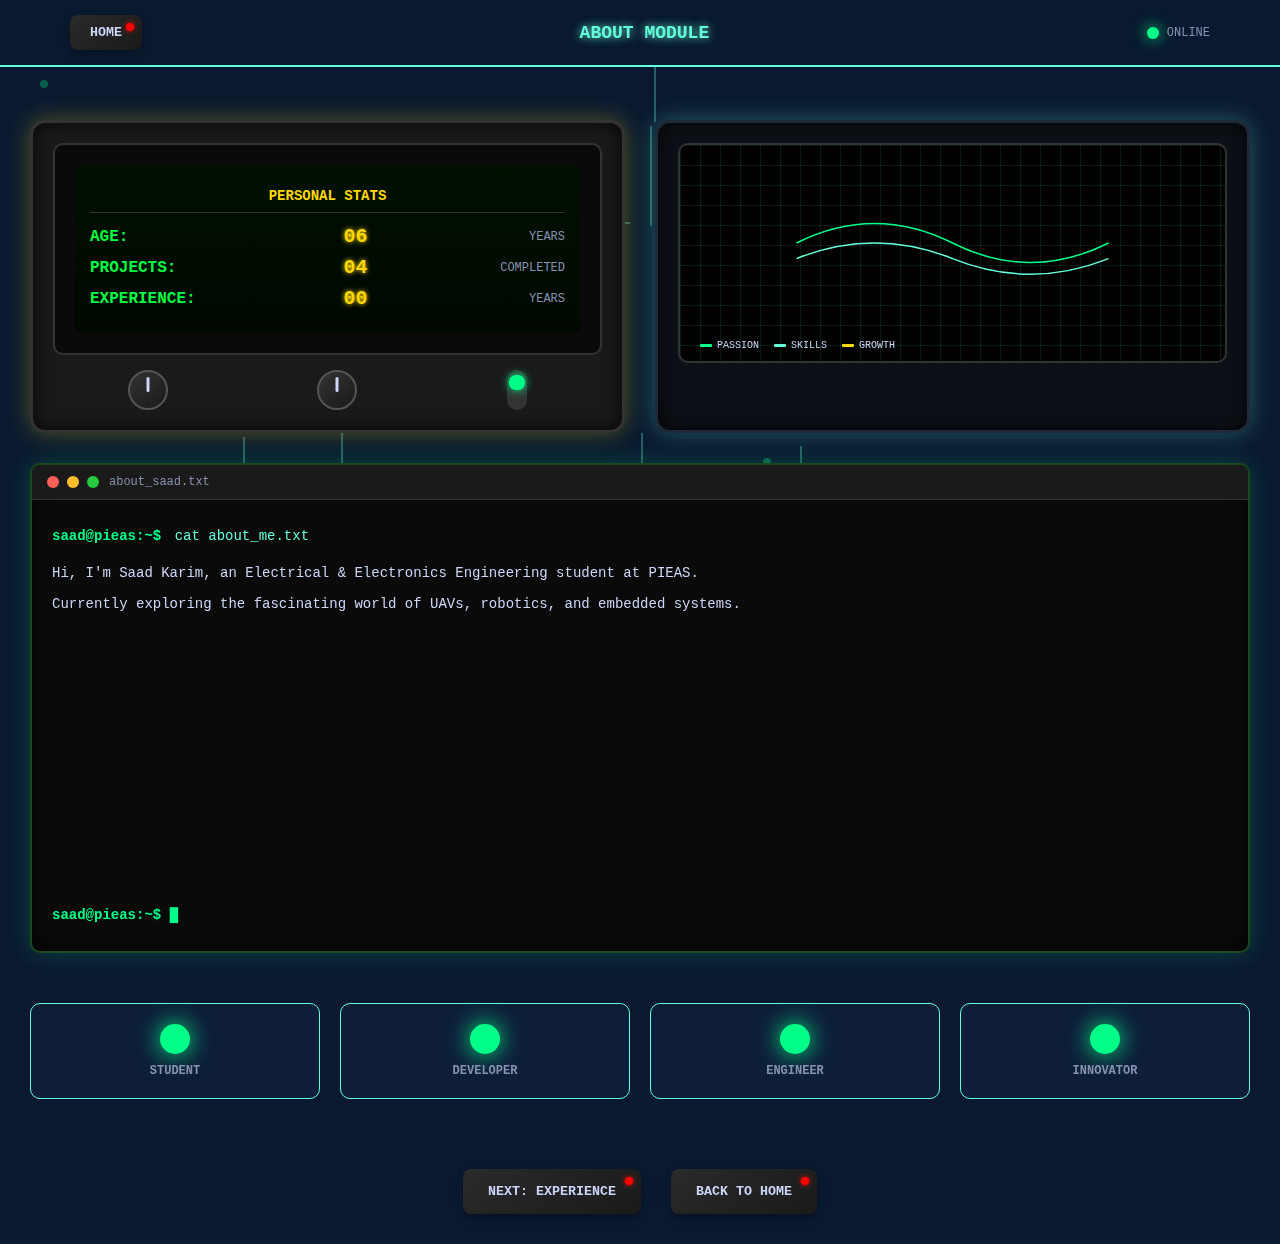
<file: about.html>
<!DOCTYPE html>
<html lang="en">
<head>
    <meta charset="UTF-8">
    <meta name="viewport" content="width=device-width, initial-scale=1.0">
    <title>About - Mian Saad Karim</title>
    <link rel="stylesheet" href="css/main.css">
    <link rel="stylesheet" href="css/about.css">
    <link rel="icon" href="title.png" type="image/png">
</head>
<body>
    <!-- Binary Rain Background -->
    <div class="binary-rain"></div>
    
    <!-- Circuit Board Background -->
    <div class="circuit-background"></div>
    
    <!-- Navigation Header -->
    <nav class="electrical-nav">
        <div class="nav-container">
            <button class="nav-button home-btn" onclick="window.location.href='index.html'">
                <div class="button-led"></div>
                HOME
            </button>
            <div class="nav-title">ABOUT MODULE</div>
            <div class="power-indicator">
                <div class="power-led active"></div>
                <span>ONLINE</span>
            </div>
        </div>
    </nav>
    
    <!-- Main Content -->
    <div class="about-container">
        <!-- Digital Multimeter Display -->
        <div class="multimeter-container">
            <div class="multimeter-display">
                <div class="meter-screen">
                    <div class="display-line title">PERSONAL STATS</div>
                    <div class="display-line metric">
                        <span class="label">AGE:</span>
                        <span class="value animated-number" data-target="22">00</span>
                        <span class="unit">YEARS</span>
                    </div>
                    <div class="display-line metric">
                        <span class="label">PROJECTS:</span>
                        <span class="value animated-number" data-target="15">00</span>
                        <span class="unit">COMPLETED</span>
                    </div>
                    <div class="display-line metric">
                        <span class="label">EXPERIENCE:</span>
                        <span class="value animated-number" data-target="3">0</span>
                        <span class="unit">YEARS</span>
                    </div>
                </div>
            </div>
            <div class="meter-controls">
                <div class="control-knob"></div>
                <div class="control-knob"></div>
                <div class="control-switch active"></div>
            </div>
        </div>
        
        <!-- Oscilloscope Visualization -->
        <div class="oscilloscope-container">
            <div class="scope-screen">
                <div class="grid-overlay"></div>
                <svg class="waveform" viewBox="0 0 400 200">
                    <path class="wave passion" d="M0,100 Q100,50 200,100 T400,100" stroke="#00ff88" fill="none" stroke-width="2"/>
                    <path class="wave skills" d="M0,120 Q100,80 200,120 T400,120" stroke="#64ffda" fill="none" stroke-width="2"/>
                    <path class="wave growth" d="M0,80 Q100,40 200,80 T400,80" stroke="#ffd700" fill="none" stroke-width="2"/>
                </svg>
                <div class="scope-legend">
                    <div class="legend-item">
                        <div class="color-box passion"></div>
                        <span>PASSION</span>
                    </div>
                    <div class="legend-item">
                        <div class="color-box skills"></div>
                        <span>SKILLS</span>
                    </div>
                    <div class="legend-item">
                        <div class="color-box growth"></div>
                        <span>GROWTH</span>
                    </div>
                </div>
            </div>
        </div>
        
        <!-- About Text Terminal -->
        <div class="terminal-container">
            <div class="terminal-header">
                <div class="terminal-buttons">
                    <div class="term-btn close"></div>
                    <div class="term-btn minimize"></div>
                    <div class="term-btn maximize"></div>
                </div>
                <div class="terminal-title">about_saad.txt</div>
            </div>
            <div class="terminal-content">
                <div class="terminal-line">
                    <span class="prompt">saad@pieas:~$</span>
                    <span class="command">cat about_me.txt</span>
                </div>
                <div class="output-text">
                    <div class="text-line">Hi, I'm Saad Karim, an Electrical & Electronics Engineering student at PIEAS.</div>
                    <div class="text-line">Currently exploring the fascinating world of UAVs, robotics, and embedded systems.</div>
                    <div class="text-line"></div>
                    <div class="text-line">My journey in engineering started early, thanks to my father's background,</div>
                    <div class="text-line">and has evolved into a passion for integrating software with hardware.</div>
                    <div class="text-line"></div>
                    <div class="text-line">Specializing in:</div>
                    <div class="text-line">• STM32 microcontrollers & embedded programming</div>
                    <div class="text-line">• FPGA development & digital signal processing</div>
                    <div class="text-line">• IoT systems & wireless communication</div>
                    <div class="text-line">• Web development & system integration</div>
                    <div class="text-line"></div>
                    <div class="text-line">When I'm not coding or building circuits, you'll find me contributing</div>
                    <div class="text-line">to open-source projects or managing tech events at PIEAS.</div>
                </div>
                <div class="terminal-line">
                    <span class="prompt">saad@pieas:~$</span>
                    <span class="cursor-blink">█</span>
                </div>
            </div>
        </div>
        
        <!-- LED Status Indicators -->
        <div class="status-grid">
            <div class="status-indicator">
                <div class="status-led-big active" data-status="student"></div>
                <div class="status-label">STUDENT</div>
            </div>
            <div class="status-indicator">
                <div class="status-led-big active" data-status="developer"></div>
                <div class="status-label">DEVELOPER</div>
            </div>
            <div class="status-indicator">
                <div class="status-led-big active" data-status="engineer"></div>
                <div class="status-label">ENGINEER</div>
            </div>
            <div class="status-indicator">
                <div class="status-led-big active" data-status="innovator"></div>
                <div class="status-label">INNOVATOR</div>
            </div>
        </div>
        
        <!-- Navigation Panel -->
        <div class="nav-panel">
            <button class="nav-arduino-btn" onclick="window.location.href='experience.html'">
                <div class="button-led"></div>
                NEXT: EXPERIENCE
            </button>
            <button class="nav-arduino-btn" onclick="window.location.href='index.html'">
                <div class="button-led"></div>
                BACK TO HOME
            </button>
        </div>
    </div>
    
    <script src="js/main.js"></script>
    <script src="js/about.js"></script>
</body>
</html>
</file>
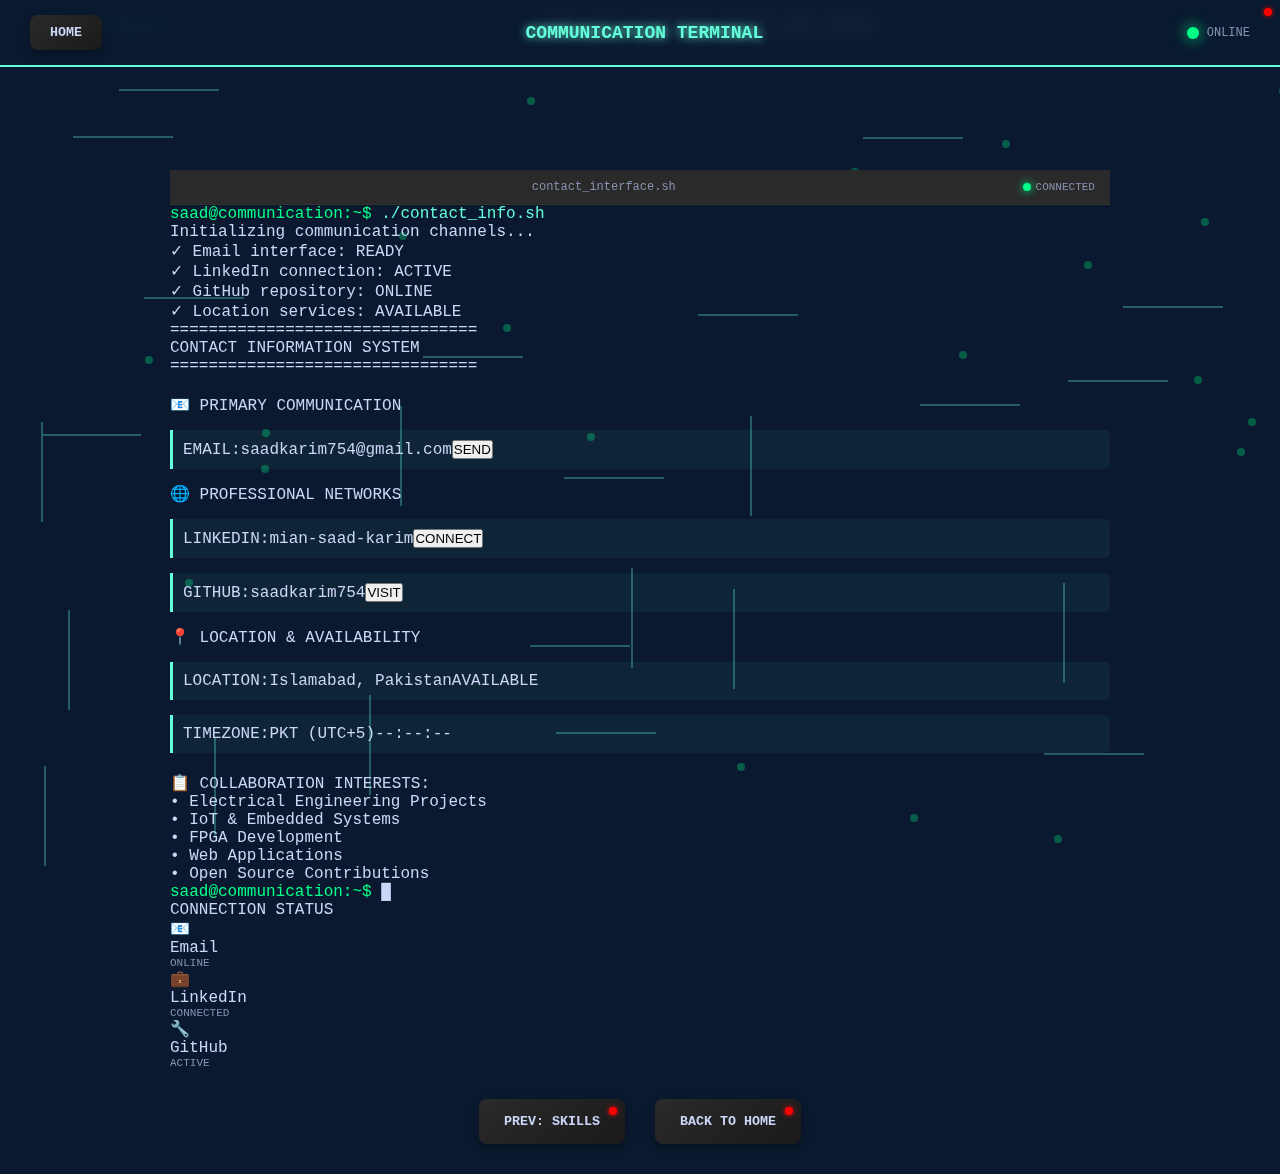
<file: contact.html>
<!DOCTYPE html>
<html lang="en">
<head>
    <meta charset="UTF-8">
    <meta name="viewport" content="width=device-width, initial-scale=1.0">
    <title>Contact - Mian Saad Karim</title>
    <link rel="stylesheet" href="css/main.css">
    <link rel="stylesheet" href="css/contact.css">
    <link rel="icon" href="title.png" type="image/png">
</head>
<body>
    <!-- Top Navigation Menu -->
    <div class="top-nav">
        <div class="nav-container">
            <div class="nav-logo">
                <span class="nav-icon">⚡</span>
                <span class="nav-title">Saad Karim</span>
            </div>
            <div class="nav-menu">
                <button class="nav-btn" data-page="index">Home</button>
                <button class="nav-btn" data-page="about">About</button>
                <button class="nav-btn" data-page="experience">Experience</button>
                <button class="nav-btn" data-page="projects">Projects</button>
                <button class="nav-btn" data-page="skills">Skills</button>
                <button class="nav-btn active" data-page="contact">Contact</button>
            </div>
            <div class="nav-status">
                <div class="nav-led red"></div>
                <div class="nav-led green"></div>
                <div class="nav-led blue active"></div>
            </div>
        </div>
    </div>

    <!-- Binary Rain Background -->
    <div class="binary-rain"></div>
    
    <!-- Circuit Board Background -->
    <div class="circuit-background"></div>
    
    <!-- Navigation Header -->
    <nav class="electrical-nav">
        <div class="nav-container">
            <button class="nav-button home-btn" onclick="window.location.href='index.html'">
                <div class="button-led"></div>
                HOME
            </button>
            <div class="nav-title">COMMUNICATION TERMINAL</div>
            <div class="power-indicator">
                <div class="power-led active"></div>
                <span>ONLINE</span>
            </div>
        </div>
    </nav>
    
    <!-- Main Content -->
    <div class="contact-container">
        <!-- Terminal Interface -->
        <div class="contact-terminal">
            <div class="terminal-header">
                <div class="terminal-buttons">
                    <div class="term-btn close"></div>
                    <div class="term-btn minimize"></div>
                    <div class="term-btn maximize"></div>
                </div>
                <div class="terminal-title">contact_interface.sh</div>
                <div class="connection-status">
                    <div class="status-led active"></div>
                    <span>CONNECTED</span>
                </div>
            </div>
            
            <div class="terminal-content">
                <div class="terminal-output">
                    <div class="output-line">
                        <span class="prompt">saad@communication:~$</span>
                        <span class="command">./contact_info.sh</span>
                    </div>
                    <div class="output-line">Initializing communication channels...</div>
                    <div class="output-line">✓ Email interface: READY</div>
                    <div class="output-line">✓ LinkedIn connection: ACTIVE</div>
                    <div class="output-line">✓ GitHub repository: ONLINE</div>
                    <div class="output-line">✓ Location services: AVAILABLE</div>
                    <div class="output-line blank"></div>
                    <div class="output-line">================================</div>
                    <div class="output-line">    CONTACT INFORMATION SYSTEM</div>
                    <div class="output-line">================================</div>
                    <div class="output-line blank"></div>
                </div>
                
                <div class="contact-info">
                    <div class="info-section">
                        <div class="section-header">📧 PRIMARY COMMUNICATION</div>
                        <div class="contact-item">
                            <span class="label">EMAIL:</span>
                            <span class="value">saadkarim754@gmail.com</span>
                            <button class="action-btn" onclick="window.open('mailto:saadkarim754@gmail.com')">
                                <div class="btn-led"></div>
                                SEND
                            </button>
                        </div>
                    </div>
                    
                    <div class="info-section">
                        <div class="section-header">🌐 PROFESSIONAL NETWORKS</div>
                        <div class="contact-item">
                            <span class="label">LINKEDIN:</span>
                            <span class="value">mian-saad-karim</span>
                            <button class="action-btn" onclick="window.open('https://www.linkedin.com/in/mian-saad-karim/', '_blank')">
                                <div class="btn-led"></div>
                                CONNECT
                            </button>
                        </div>
                        <div class="contact-item">
                            <span class="label">GITHUB:</span>
                            <span class="value">saadkarim754</span>
                            <button class="action-btn" onclick="window.open('https://github.com/saadkarim754', '_blank')">
                                <div class="btn-led"></div>
                                VISIT
                            </button>
                        </div>
                    </div>
                    
                    <div class="info-section">
                        <div class="section-header">📍 LOCATION & AVAILABILITY</div>
                        <div class="contact-item">
                            <span class="label">LOCATION:</span>
                            <span class="value">Islamabad, Pakistan</span>
                            <div class="status-indicator active">AVAILABLE</div>
                        </div>
                        <div class="contact-item">
                            <span class="label">TIMEZONE:</span>
                            <span class="value">PKT (UTC+5)</span>
                            <div class="time-display" id="currentTime">--:--:--</div>
                        </div>
                    </div>
                </div>
                
                <div class="terminal-footer">
                    <div class="output-line blank"></div>
                    <div class="output-line">📋 COLLABORATION INTERESTS:</div>
                    <div class="output-line">  • Electrical Engineering Projects</div>
                    <div class="output-line">  • IoT & Embedded Systems</div>
                    <div class="output-line">  • FPGA Development</div>
                    <div class="output-line">  • Web Applications</div>
                    <div class="output-line">  • Open Source Contributions</div>
                    <div class="output-line blank"></div>
                    <div class="output-line">
                        <span class="prompt">saad@communication:~$</span>
                        <span class="cursor-blink">█</span>
                    </div>
                </div>
            </div>
        </div>
        
        <!-- Connection Status Panel -->
        <div class="connection-panel">
            <div class="panel-header">
                <div class="panel-title">CONNECTION STATUS</div>
            </div>
            
            <div class="connection-grid">
                <div class="connection-item">
                    <div class="connection-icon">📧</div>
                    <div class="connection-info">
                        <div class="connection-name">Email</div>
                        <div class="connection-status active">ONLINE</div>
                    </div>
                    <div class="signal-strength">
                        <div class="signal-bar active"></div>
                        <div class="signal-bar active"></div>
                        <div class="signal-bar active"></div>
                        <div class="signal-bar active"></div>
                    </div>
                </div>
                
                <div class="connection-item">
                    <div class="connection-icon">💼</div>
                    <div class="connection-info">
                        <div class="connection-name">LinkedIn</div>
                        <div class="connection-status active">CONNECTED</div>
                    </div>
                    <div class="signal-strength">
                        <div class="signal-bar active"></div>
                        <div class="signal-bar active"></div>
                        <div class="signal-bar active"></div>
                        <div class="signal-bar"></div>
                    </div>
                </div>
                
                <div class="connection-item">
                    <div class="connection-icon">🔧</div>
                    <div class="connection-info">
                        <div class="connection-name">GitHub</div>
                        <div class="connection-status active">ACTIVE</div>
                    </div>
                    <div class="signal-strength">
                        <div class="signal-bar active"></div>
                        <div class="signal-bar active"></div>
                        <div class="signal-bar active"></div>
                        <div class="signal-bar active"></div>
                    </div>
                </div>
            </div>
        </div>
        
        <!-- Navigation Panel -->
        <div class="nav-panel">
            <button class="nav-arduino-btn" onclick="window.location.href='skills.html'">
                <div class="button-led"></div>
                PREV: SKILLS
            </button>
            <button class="nav-arduino-btn" onclick="window.location.href='index.html'">
                <div class="button-led"></div>
                BACK TO HOME
            </button>
        </div>
    </div>
    
    <script src="js/main.js"></script>
    <script src="js/contact.js"></script>
</body>
</html>
</file>
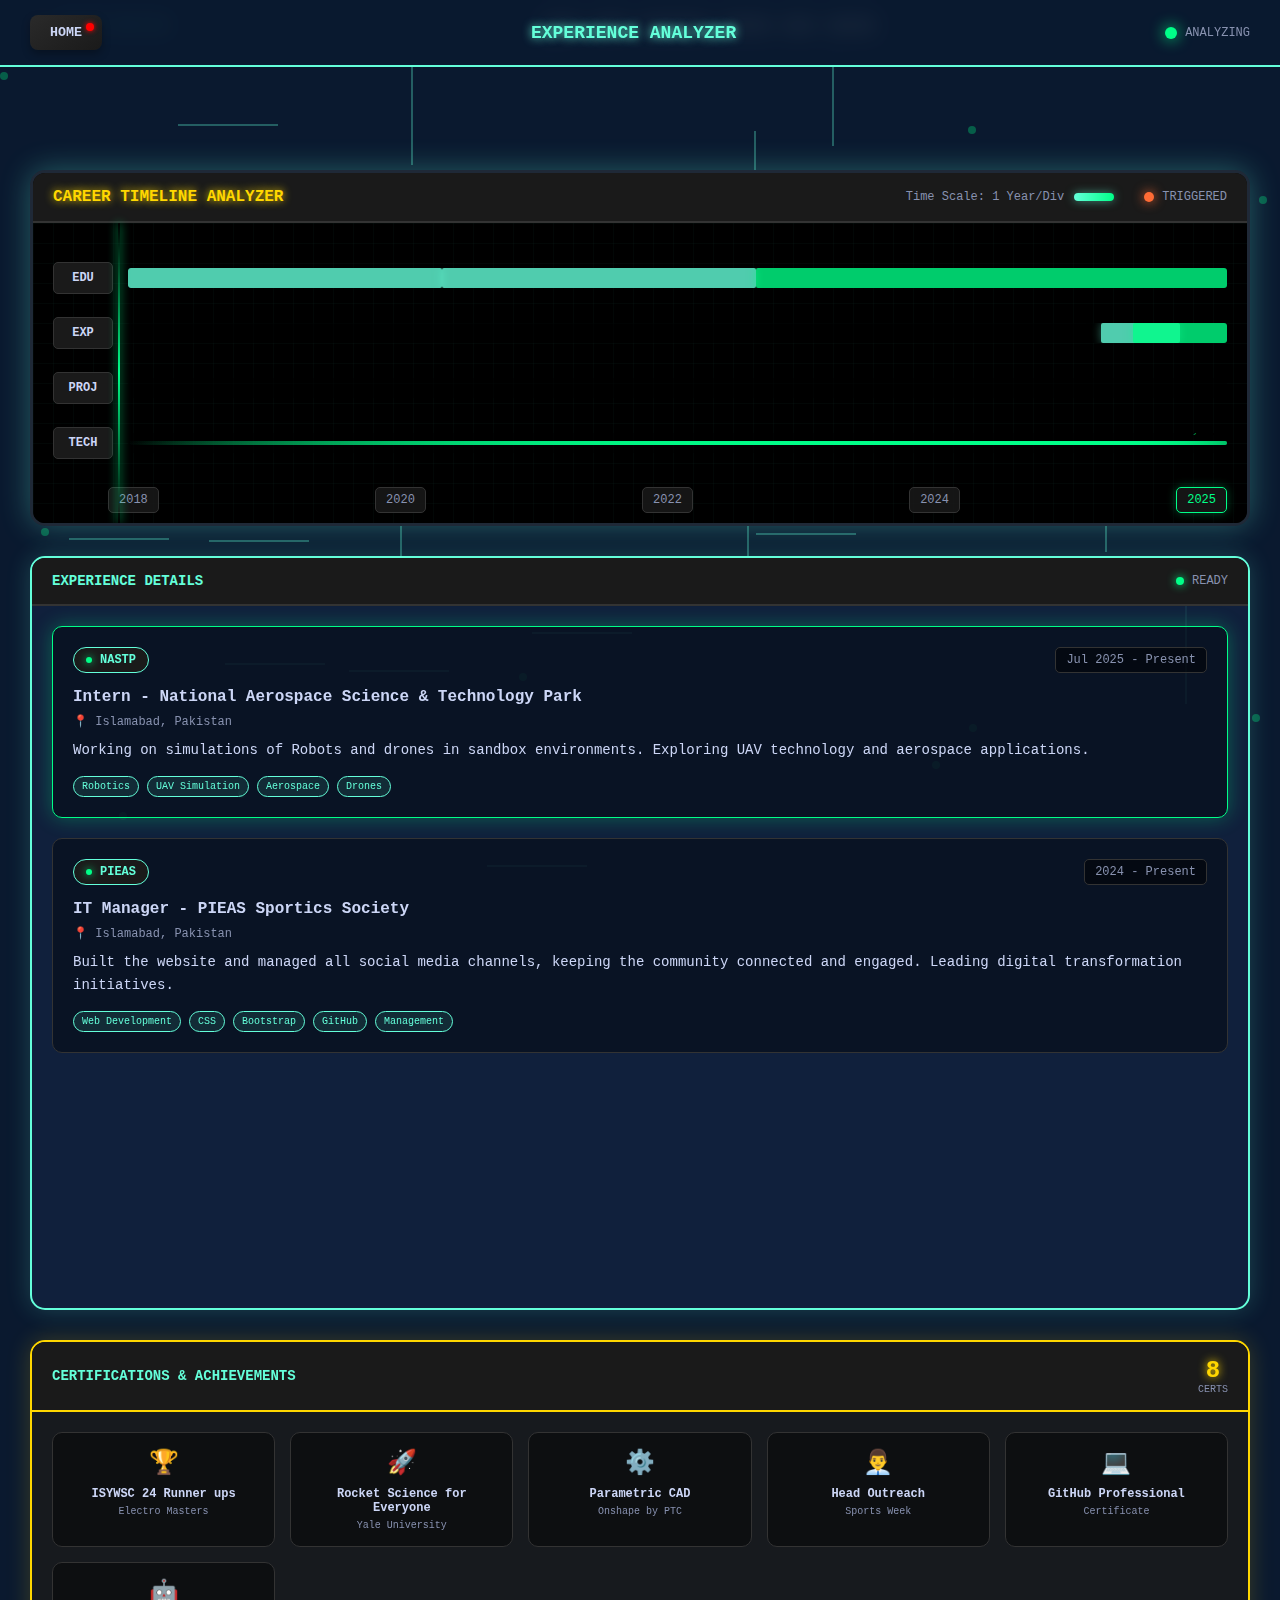
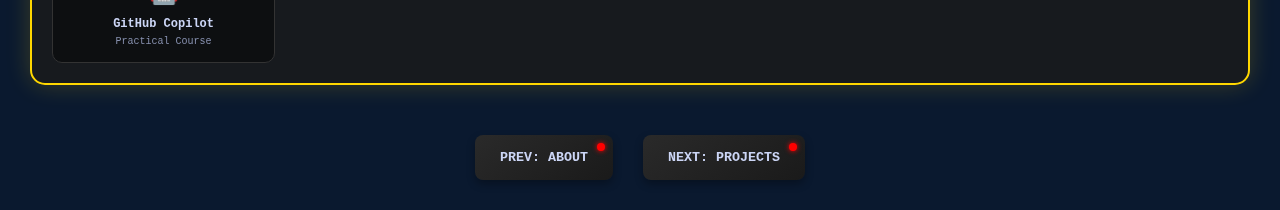
<file: experience.html>
<!DOCTYPE html>
<html lang="en">
<head>
    <meta charset="UTF-8">
    <meta name="viewport" content="width=device-width, initial-scale=1.0">
    <title>Experience - Mian Saad Karim</title>
    <link rel="stylesheet" href="css/main.css">
    <link rel="stylesheet" href="css/experience.css">
    <link rel="icon" href="title.png" type="image/png">
</head>
<body>
    <!-- Top Navigation Menu -->
    <div class="top-nav">
        <div class="nav-container">
            <div class="nav-logo">
                <span class="nav-icon">⚡</span>
                <span class="nav-title">Saad Karim</span>
            </div>
            <div class="nav-menu">
                <button class="nav-btn" data-page="index">Home</button>
                <button class="nav-btn" data-page="about">About</button>
                <button class="nav-btn active" data-page="experience">Experience</button>
                <button class="nav-btn" data-page="projects">Projects</button>
                <button class="nav-btn" data-page="skills">Skills</button>
                <button class="nav-btn" data-page="contact">Contact</button>
            </div>
            <div class="nav-status">
                <div class="nav-led red"></div>
                <div class="nav-led green active"></div>
                <div class="nav-led blue"></div>
            </div>
        </div>
    </div>

    <!-- Binary Rain Background -->
    <div class="binary-rain"></div>
    
    <!-- Circuit Board Background -->
    <div class="circuit-background"></div>
    
    <!-- Navigation Header -->
    <nav class="electrical-nav">
        <div class="nav-container">
            <button class="nav-button home-btn" onclick="window.location.href='index.html'">
                <div class="button-led"></div>
                HOME
            </button>
            <div class="nav-title">EXPERIENCE ANALYZER</div>
            <div class="power-indicator">
                <div class="power-led active"></div>
                <span>ANALYZING</span>
            </div>
        </div>
    </nav>
    
    <!-- Main Content -->
    <div class="experience-container">
        <!-- Logic Analyzer Timeline -->
        <div class="analyzer-container">
            <div class="analyzer-header">
                <div class="analyzer-title">CAREER TIMELINE ANALYZER</div>
                <div class="analyzer-controls">
                    <div class="time-scale">
                        <span>Time Scale: 1 Year/Div</span>
                        <div class="scale-indicator"></div>
                    </div>
                    <div class="trigger-status">
                        <div class="trigger-led active"></div>
                        <span>TRIGGERED</span>
                    </div>
                </div>
            </div>
            
            <div class="analyzer-screen">
                <div class="timeline-grid"></div>
                
                <!-- Timeline Channels -->
                <div class="timeline-channel" data-channel="education">
                    <div class="channel-label">EDU</div>
                    <div class="signal-trace">
                        <div class="signal-pulse active" data-start="2018" data-end="2020" data-info="Matriculation - Computer Science - 93%"></div>
                        <div class="signal-pulse active" data-start="2020" data-end="2022" data-info="High School - Computer Engineering - 91%"></div>
                        <div class="signal-pulse active ongoing" data-start="2022" data-end="2026" data-info="BS Electrical & Electronics Engineering - PIEAS"></div>
                    </div>
                </div>
                
                <div class="timeline-channel" data-channel="experience">
                    <div class="channel-label">EXP</div>
                    <div class="signal-trace">
                        <div class="signal-pulse active" data-start="2024" data-end="2024" data-info="Intern - PAC Kamra - Avionics & FPGA"></div>
                        <div class="signal-pulse active ongoing" data-start="2024" data-end="2025" data-info="IT Manager - PIEAS Sportics Society"></div>
                        <div class="signal-pulse active ongoing" data-start="2025" data-end="2025" data-info="Intern - NASTP - UAV Simulations"></div>
                    </div>
                </div>
                
                <div class="timeline-channel" data-channel="projects">
                    <div class="channel-label">PROJ</div>
                    <div class="signal-trace">
                        <div class="signal-burst" data-start="2024" data-info="QR Attendance System"></div>
                        <div class="signal-burst" data-start="2024" data-info="PIEAS Sportics Web"></div>
                        <div class="signal-burst" data-start="2025" data-info="6 DOF Robot Design"></div>
                        <div class="signal-burst" data-start="2024" data-info="News Classification ML"></div>
                        <div class="signal-burst" data-start="2024" data-info="Biometric Access System"></div>
                    </div>
                </div>
                
                <div class="timeline-channel" data-channel="skills">
                    <div class="channel-label">TECH</div>
                    <div class="signal-trace">
                        <div class="skill-signal" data-skill="Python" style="--intensity: 0.9;"></div>
                        <div class="skill-signal" data-skill="FPGA" style="--intensity: 0.8;"></div>
                        <div class="skill-signal" data-skill="Web Dev" style="--intensity: 0.85;"></div>
                        <div class="skill-signal" data-skill="IoT" style="--intensity: 0.75;"></div>
                    </div>
                </div>
                
                <!-- Time markers -->
                <div class="time-markers">
                    <div class="time-marker" data-year="2018">2018</div>
                    <div class="time-marker" data-year="2020">2020</div>
                    <div class="time-marker" data-year="2022">2022</div>
                    <div class="time-marker" data-year="2024">2024</div>
                    <div class="time-marker current" data-year="2025">2025</div>
                </div>
            </div>
        </div>
        
        <!-- Experience Details Panel -->
        <div class="details-panel">
            <div class="panel-header">
                <div class="panel-title">EXPERIENCE DETAILS</div>
                <div class="panel-status">
                    <div class="status-indicator active"></div>
                    <span>READY</span>
                </div>
            </div>
            
            <div class="experience-cards">
                <!-- NASTP Internship -->
                <div class="experience-card active" data-company="nastp">
                    <div class="card-header">
                        <div class="company-chip">
                            <div class="chip-led"></div>
                            <span>NASTP</span>
                        </div>
                        <div class="duration">Jul 2025 - Present</div>
                    </div>
                    <div class="card-content">
                        <h3>Intern - National Aerospace Science & Technology Park</h3>
                        <div class="location">📍 Islamabad, Pakistan</div>
                        <div class="description">
                            Working on simulations of Robots and drones in sandbox environments.
                            Exploring UAV technology and aerospace applications.
                        </div>
                        <div class="tech-stack">
                            <span class="tech-tag">Robotics</span>
                            <span class="tech-tag">UAV Simulation</span>
                            <span class="tech-tag">Aerospace</span>
                            <span class="tech-tag">Drones</span>
                        </div>
                    </div>
                </div>
                
                <!-- PIEAS Sportics Society -->
                <div class="experience-card" data-company="pieas">
                    <div class="card-header">
                        <div class="company-chip">
                            <div class="chip-led"></div>
                            <span>PIEAS</span>
                        </div>
                        <div class="duration">2024 - Present</div>
                    </div>
                    <div class="card-content">
                        <h3>IT Manager - PIEAS Sportics Society</h3>
                        <div class="location">📍 Islamabad, Pakistan</div>
                        <div class="description">
                            Built the website and managed all social media channels, keeping 
                            the community connected and engaged. Leading digital transformation initiatives.
                        </div>
                        <div class="tech-stack">
                            <span class="tech-tag">Web Development</span>
                            <span class="tech-tag">CSS</span>
                            <span class="tech-tag">Bootstrap</span>
                            <span class="tech-tag">GitHub</span>
                            <span class="tech-tag">Management</span>
                        </div>
                    </div>
                </div>
                
                <!-- PAC Kamra Internship -->
                <div class="experience-card" data-company="pac">
                    <div class="card-header">
                        <div class="company-chip">
                            <div class="chip-led"></div>
                            <span>PAC</span>
                        </div>
                        <div class="duration">Jul 2024</div>
                    </div>
                    <div class="card-content">
                        <h3>Internee - Pakistan Aeronautical Complex Kamra</h3>
                        <div class="location">📍 Kamra, Pakistan</div>
                        <div class="description">
                            Gained hands-on experience in avionics production and testing, 
                            including working with RF testers and visiting The Aircraft Manufacturing Factory.
                        </div>
                        <div class="tech-stack">
                            <span class="tech-tag">Avionics</span>
                            <span class="tech-tag">RF Testing</span>
                            <span class="tech-tag">C Programming</span>
                            <span class="tech-tag">Engineering</span>
                        </div>
                    </div>
                </div>
            </div>
        </div>
        
        <!-- Achievements Panel -->
        <div class="achievements-panel">
            <div class="panel-header">
                <div class="panel-title">CERTIFICATIONS & ACHIEVEMENTS</div>
                <div class="cert-counter">
                    <span class="counter-value">8</span>
                    <span class="counter-label">CERTS</span>
                </div>
            </div>
            
            <div class="achievements-grid">
                <div class="achievement-card">
                    <div class="achievement-icon">🏆</div>
                    <div class="achievement-title">ISYWSC 24 Runner ups</div>
                    <div class="achievement-subtitle">Electro Masters</div>
                </div>
                
                <div class="achievement-card">
                    <div class="achievement-icon">🚀</div>
                    <div class="achievement-title">Rocket Science for Everyone</div>
                    <div class="achievement-subtitle">Yale University</div>
                </div>
                
                <div class="achievement-card">
                    <div class="achievement-icon">⚙️</div>
                    <div class="achievement-title">Parametric CAD</div>
                    <div class="achievement-subtitle">Onshape by PTC</div>
                </div>
                
                <div class="achievement-card">
                    <div class="achievement-icon">👨‍💼</div>
                    <div class="achievement-title">Head Outreach</div>
                    <div class="achievement-subtitle">Sports Week</div>
                </div>
                
                <div class="achievement-card">
                    <div class="achievement-icon">💻</div>
                    <div class="achievement-title">GitHub Professional</div>
                    <div class="achievement-subtitle">Certificate</div>
                </div>
                
                <div class="achievement-card">
                    <div class="achievement-icon">🤖</div>
                    <div class="achievement-title">GitHub Copilot</div>
                    <div class="achievement-subtitle">Practical Course</div>
                </div>
            </div>
        </div>
        
        <!-- Navigation Panel -->
        <div class="nav-panel">
            <button class="nav-arduino-btn" onclick="window.location.href='about.html'">
                <div class="button-led"></div>
                PREV: ABOUT
            </button>
            <button class="nav-arduino-btn" onclick="window.location.href='projects.html'">
                <div class="button-led"></div>
                NEXT: PROJECTS
            </button>
        </div>
    </div>
    
    <script src="js/main.js"></script>
    <script src="js/experience.js"></script>
</body>
</html>
</file>
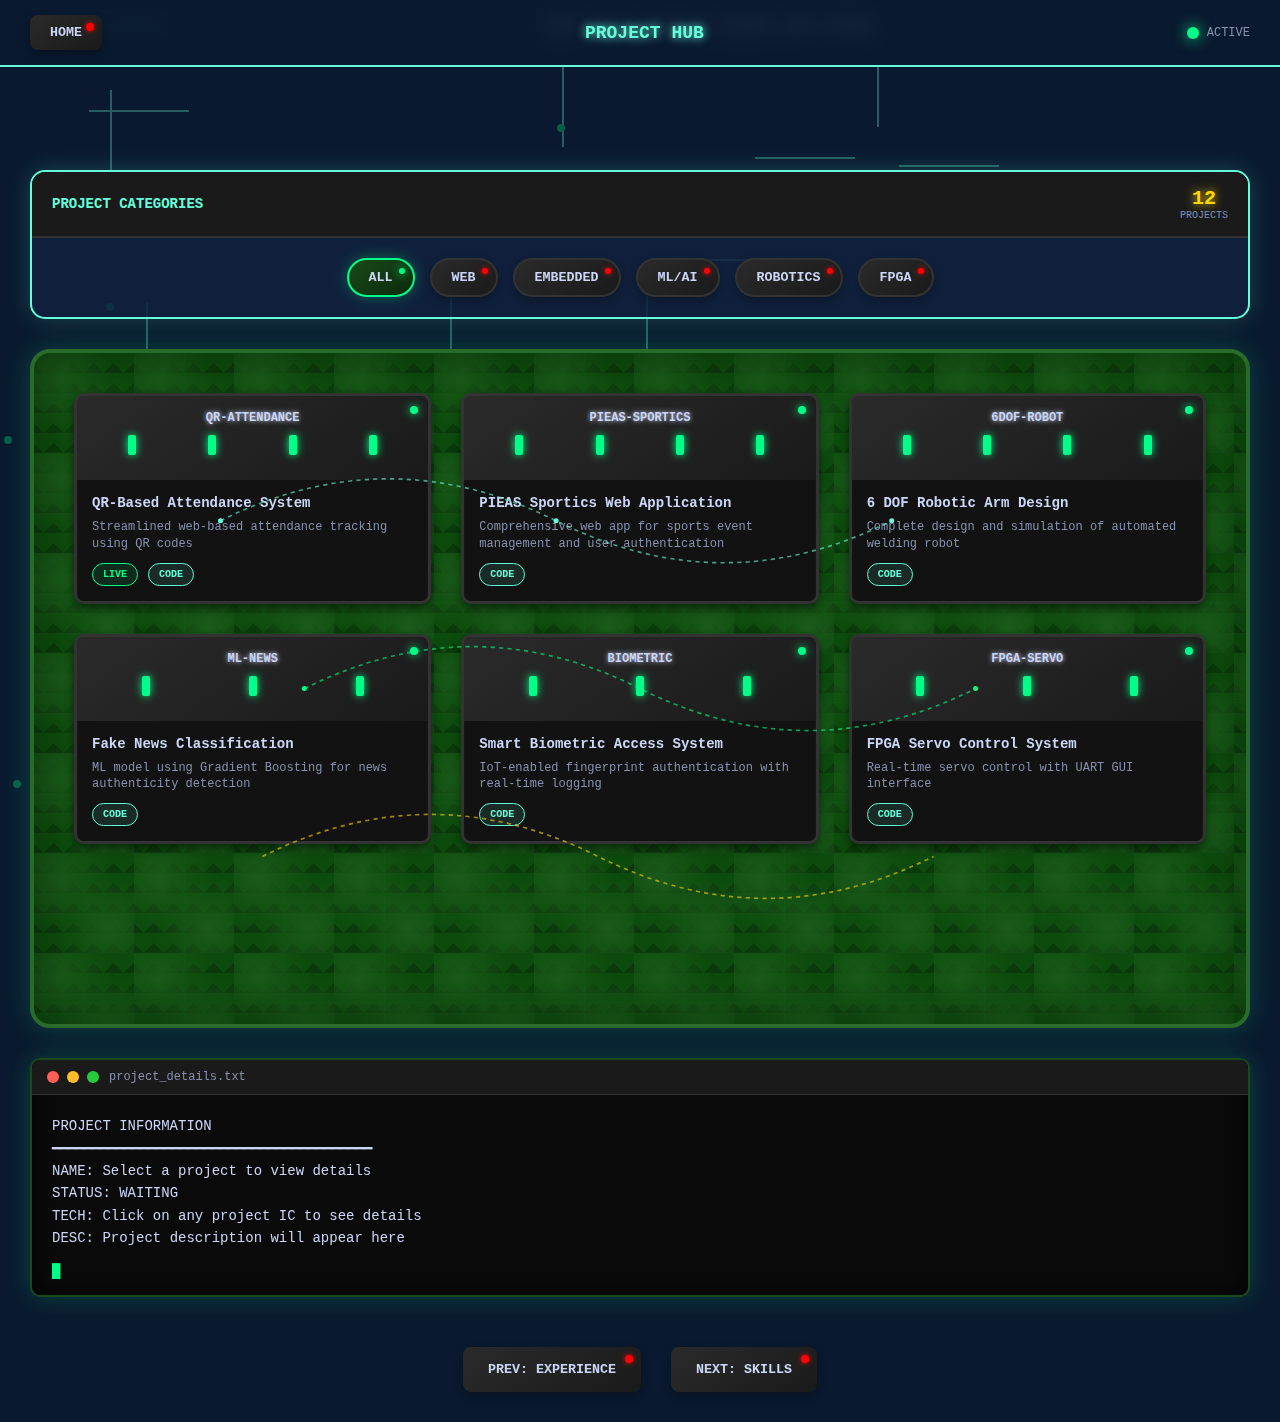
<file: projects.html>
<!DOCTYPE html>
<html lang="en">
<head>
    <meta charset="UTF-8">
    <meta name="viewport" content="width=device-width, initial-scale=1.0">
    <title>Projects - Mian Saad Karim</title>
    <link rel="stylesheet" href="css/main.css">
    <link rel="stylesheet" href="css/projects.css">
    <link rel="icon" href="title.png" type="image/png">
</head>
<body>
    <!-- Top Navigation Menu -->
    <div class="top-nav">
        <div class="nav-container">
            <div class="nav-logo">
                <span class="nav-icon">⚡</span>
                <span class="nav-title">Saad Karim</span>
            </div>
            <div class="nav-menu">
                <button class="nav-btn" data-page="index">Home</button>
                <button class="nav-btn" data-page="about">About</button>
                <button class="nav-btn" data-page="experience">Experience</button>
                <button class="nav-btn active" data-page="projects">Projects</button>
                <button class="nav-btn" data-page="skills">Skills</button>
                <button class="nav-btn" data-page="contact">Contact</button>
            </div>
            <div class="nav-status">
                <div class="nav-led red"></div>
                <div class="nav-led green"></div>
                <div class="nav-led blue active"></div>
            </div>
        </div>
    </div>

    <!-- Binary Rain Background -->
    <div class="binary-rain"></div>
    
    <!-- Circuit Board Background -->
    <div class="circuit-background"></div>
    
    <!-- Navigation Header -->
    <nav class="electrical-nav">
        <div class="nav-container">
            <button class="nav-button home-btn" onclick="window.location.href='index.html'">
                <div class="button-led"></div>
                HOME
            </button>
            <div class="nav-title">PROJECT HUB</div>
            <div class="power-indicator">
                <div class="power-led active"></div>
                <span>ACTIVE</span>
            </div>
        </div>
    </nav>
    
    <!-- Main Content -->
    <div class="projects-container">
        <!-- Control Panel -->
        <div class="project-control-panel">
            <div class="panel-header">
                <div class="panel-title">PROJECT CATEGORIES</div>
                <div class="project-counter">
                    <span class="counter-value">12</span>
                    <span class="counter-label">PROJECTS</span>
                </div>
            </div>
            
            <div class="category-filters">
                <button class="filter-btn active" data-category="all">
                    <div class="filter-led"></div>
                    ALL
                </button>
                <button class="filter-btn" data-category="web">
                    <div class="filter-led"></div>
                    WEB
                </button>
                <button class="filter-btn" data-category="embedded">
                    <div class="filter-led"></div>
                    EMBEDDED
                </button>
                <button class="filter-btn" data-category="ml">
                    <div class="filter-led"></div>
                    ML/AI
                </button>
                <button class="filter-btn" data-category="robotics">
                    <div class="filter-led"></div>
                    ROBOTICS
                </button>
                <button class="filter-btn" data-category="fpga">
                    <div class="filter-led"></div>
                    FPGA
                </button>
            </div>
        </div>
        
        <!-- PCB Project Board -->
        <div class="pcb-board">
            <div class="board-traces"></div>
            
            <!-- Major Projects (Large ICs) -->
            <div class="project-ic large" data-category="web" data-project="qr-attendance">
                <div class="ic-body">
                    <div class="ic-label">QR-ATTENDANCE</div>
                    <div class="ic-pins">
                        <div class="pin active" data-tech="Python"></div>
                        <div class="pin active" data-tech="Web"></div>
                        <div class="pin active" data-tech="QR"></div>
                        <div class="pin active" data-tech="Flask"></div>
                    </div>
                    <div class="status-led active"></div>
                </div>
                <div class="ic-details">
                    <h3>QR-Based Attendance System</h3>
                    <p>Streamlined web-based attendance tracking using QR codes</p>
                    <div class="project-links">
                        <a href="https://saadkarim754.pythonanywhere.com" target="_blank" class="link-btn live">LIVE</a>
                        <a href="https://github.com/saadkarim754/QR-ATTENDANCE-SYSTEM" target="_blank" class="link-btn github">CODE</a>
                    </div>
                </div>
            </div>
            
            <div class="project-ic large" data-category="web" data-project="pieas-sportics">
                <div class="ic-body">
                    <div class="ic-label">PIEAS-SPORTICS</div>
                    <div class="ic-pins">
                        <div class="pin active" data-tech="Flask"></div>
                        <div class="pin active" data-tech="SQL"></div>
                        <div class="pin active" data-tech="Bootstrap"></div>
                        <div class="pin active" data-tech="CSS"></div>
                    </div>
                    <div class="status-led active"></div>
                </div>
                <div class="ic-details">
                    <h3>PIEAS Sportics Web Application</h3>
                    <p>Comprehensive web app for sports event management and user authentication</p>
                    <div class="project-links">
                        <a href="https://github.com/saadkarim754/PSS-New" target="_blank" class="link-btn github">CODE</a>
                    </div>
                </div>
            </div>
            
            <div class="project-ic large" data-category="robotics" data-project="6dof-robot">
                <div class="ic-body">
                    <div class="ic-label">6DOF-ROBOT</div>
                    <div class="ic-pins">
                        <div class="pin active" data-tech="MATLAB"></div>
                        <div class="pin active" data-tech="SOLIDWORKS"></div>
                        <div class="pin active" data-tech="Onshape"></div>
                        <div class="pin active" data-tech="CoppeliaSim"></div>
                    </div>
                    <div class="status-led active"></div>
                </div>
                <div class="ic-details">
                    <h3>6 DOF Robotic Arm Design</h3>
                    <p>Complete design and simulation of automated welding robot</p>
                    <div class="project-links">
                        <a href="https://github.com/saadkarim754/Onshape_To_robot" target="_blank" class="link-btn github">CODE</a>
                    </div>
                </div>
            </div>
            
            <!-- Medium Projects -->
            <div class="project-ic medium" data-category="ml" data-project="news-classification">
                <div class="ic-body">
                    <div class="ic-label">ML-NEWS</div>
                    <div class="ic-pins">
                        <div class="pin active" data-tech="Python"></div>
                        <div class="pin active" data-tech="ML"></div>
                        <div class="pin active" data-tech="MATLAB"></div>
                    </div>
                    <div class="status-led active"></div>
                </div>
                <div class="ic-details">
                    <h3>Fake News Classification</h3>
                    <p>ML model using Gradient Boosting for news authenticity detection</p>
                    <div class="project-links">
                        <a href="https://github.com/saadkarim754/Fake_News_classification" target="_blank" class="link-btn github">CODE</a>
                    </div>
                </div>
            </div>
            
            <div class="project-ic medium" data-category="embedded" data-project="biometric-access">
                <div class="ic-body">
                    <div class="ic-label">BIOMETRIC</div>
                    <div class="ic-pins">
                        <div class="pin active" data-tech="ESP32"></div>
                        <div class="pin active" data-tech="IoT"></div>
                        <div class="pin active" data-tech="Adafruit"></div>
                    </div>
                    <div class="status-led active"></div>
                </div>
                <div class="ic-details">
                    <h3>Smart Biometric Access System</h3>
                    <p>IoT-enabled fingerprint authentication with real-time logging</p>
                    <div class="project-links">
                        <a href="https://github.com/saadkarim754/Smart-Biometric-Access-System-with-IoT-Integration" target="_blank" class="link-btn github">CODE</a>
                    </div>
                </div>
            </div>
            
            <div class="project-ic medium" data-category="fpga" data-project="fpga-servo">
                <div class="ic-body">
                    <div class="ic-label">FPGA-SERVO</div>
                    <div class="ic-pins">
                        <div class="pin active" data-tech="Verilog"></div>
                        <div class="pin active" data-tech="FPGA"></div>
                        <div class="pin active" data-tech="Python"></div>
                    </div>
                    <div class="status-led active"></div>
                </div>
                <div class="ic-details">
                    <h3>FPGA Servo Control System</h3>
                    <p>Real-time servo control with UART GUI interface</p>
                    <div class="project-links">
                        <a href="https://github.com/saadkarim754/FPGA_servo_control" target="_blank" class="link-btn github">CODE</a>
                    </div>
                </div>
            </div>
            
            <!-- Small Projects (SMD Components) -->
            <div class="project-smd" data-category="fpga" data-project="vga-game">
                <div class="smd-body">
                    <div class="smd-label">VGA</div>
                    <div class="status-led active"></div>
                </div>
                <div class="smd-tooltip">VGA Graphics Game on FPGA</div>
            </div>
            
            <div class="project-smd" data-category="embedded" data-project="spwm-inverter">
                <div class="smd-body">
                    <div class="smd-label">SPWM</div>
                    <div class="status-led active"></div>
                </div>
                <div class="smd-tooltip">SPWM Inverter Simulation</div>
            </div>
            
            <div class="project-smd" data-category="web" data-project="rock-paper">
                <div class="smd-body">
                    <div class="smd-label">GAME</div>
                    <div class="status-led active"></div>
                </div>
                <div class="smd-tooltip">Rock-Paper-Scissors Game</div>
            </div>
            
            <div class="project-smd" data-category="ml" data-project="desmos-math">
                <div class="smd-body">
                    <div class="smd-label">MATH</div>
                    <div class="status-led active"></div>
                </div>
                <div class="smd-tooltip">Mathematical Visualizations</div>
            </div>
            
            <!-- Connection Traces -->
            <svg class="connection-traces" viewBox="0 0 1200 800">
                <path class="trace" d="M100,200 Q300,100 500,200 T900,200" stroke="#64ffda" stroke-width="2" fill="none" opacity="0.6"/>
                <path class="trace" d="M200,400 Q400,300 600,400 T1000,400" stroke="#00ff88" stroke-width="2" fill="none" opacity="0.6"/>
                <path class="trace" d="M150,600 Q350,500 550,600 T950,600" stroke="#ffd700" stroke-width="2" fill="none" opacity="0.6"/>
                <circle class="trace-node" cx="100" cy="200" r="3" fill="#64ffda"/>
                <circle class="trace-node" cx="500" cy="200" r="3" fill="#64ffda"/>
                <circle class="trace-node" cx="900" cy="200" r="3" fill="#64ffda"/>
                <circle class="trace-node" cx="200" cy="400" r="3" fill="#00ff88"/>
                <circle class="trace-node" cx="600" cy="400" r="3" fill="#00ff88"/>
                <circle class="trace-node" cx="1000" cy="400" r="3" fill="#00ff88"/>
            </svg>
        </div>
        
        <!-- Project Details Terminal -->
        <div class="project-terminal" id="projectTerminal">
            <div class="terminal-header">
                <div class="terminal-buttons">
                    <div class="term-btn close"></div>
                    <div class="term-btn minimize"></div>
                    <div class="term-btn maximize"></div>
                </div>
                <div class="terminal-title">project_details.txt</div>
            </div>
            <div class="terminal-content">
                <div class="project-output">
                    <div class="project-header">PROJECT INFORMATION</div>
                    <div class="project-line">━━━━━━━━━━━━━━━━━━━━━━━━━━━━━━━━━━━━━━━━</div>
                    <div class="project-info">
                        <div class="info-item">
                            <span class="info-label">NAME:</span>
                            <span class="info-value">Select a project to view details</span>
                        </div>
                        <div class="info-item">
                            <span class="info-label">STATUS:</span>
                            <span class="info-value status-waiting">WAITING</span>
                        </div>
                        <div class="info-item">
                            <span class="info-label">TECH:</span>
                            <span class="info-value">Click on any project IC to see details</span>
                        </div>
                        <div class="info-item">
                            <span class="info-label">DESC:</span>
                            <span class="info-value">Project description will appear here</span>
                        </div>
                    </div>
                </div>
                <div class="terminal-cursor">█</div>
            </div>
        </div>
        
        <!-- Navigation Panel -->
        <div class="nav-panel">
            <button class="nav-arduino-btn" onclick="window.location.href='experience.html'">
                <div class="button-led"></div>
                PREV: EXPERIENCE
            </button>
            <button class="nav-arduino-btn" onclick="window.location.href='skills.html'">
                <div class="button-led"></div>
                NEXT: SKILLS
            </button>
        </div>
    </div>
    
    <script src="js/main.js"></script>
    <script src="js/projects.js"></script>
</body>
</html>
</file>
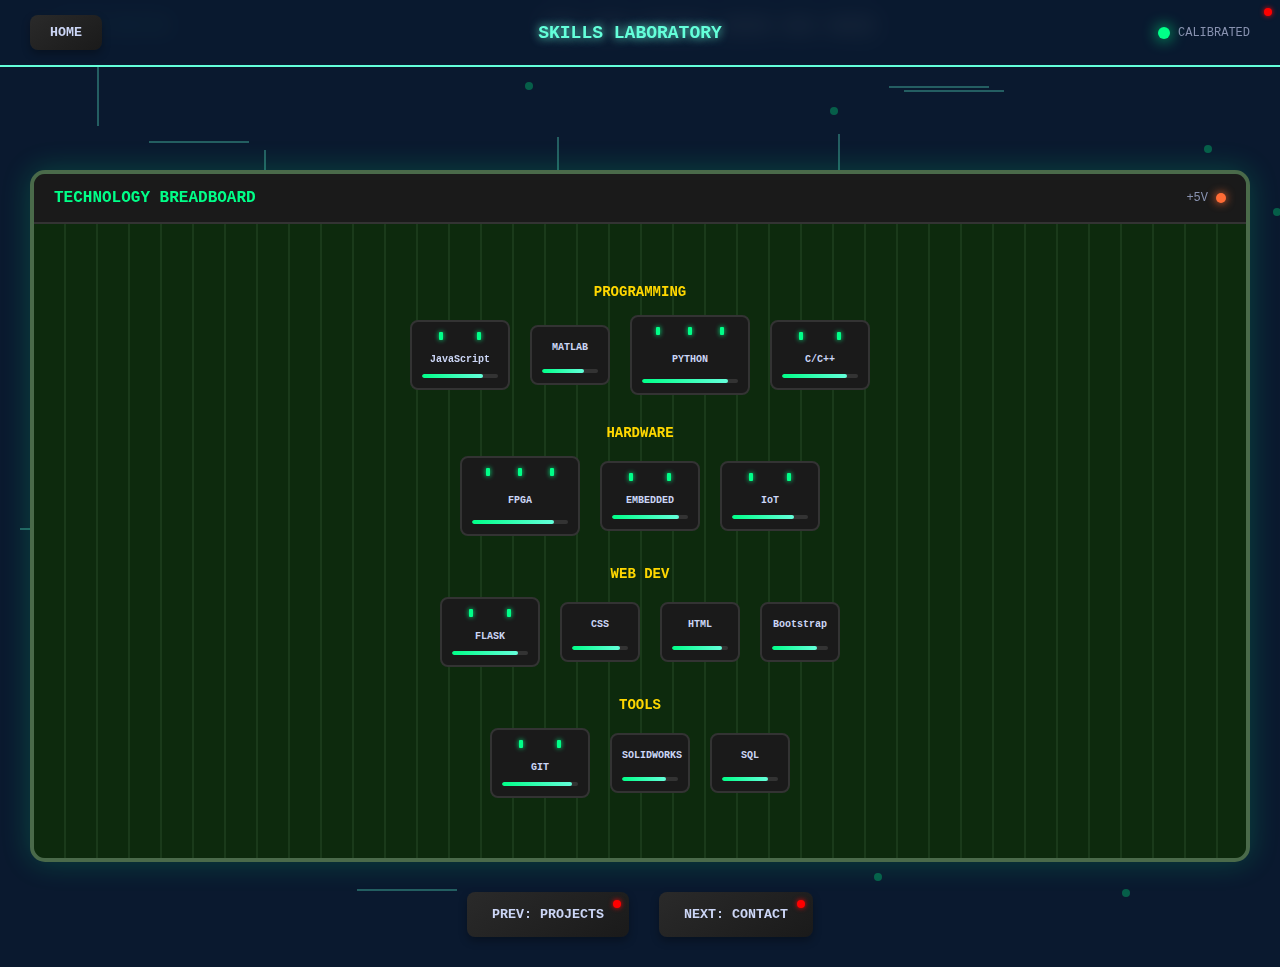
<file: skills.html>
<!DOCTYPE html>
<html lang="en">
<head>
    <meta charset="UTF-8">
    <meta name="viewport" content="width=device-width, initial-scale=1.0">
    <title>Skills - Mian Saad Karim</title>
    <link rel="stylesheet" href="css/main.css">
    <link rel="stylesheet" href="css/skills.css">
    <link rel="icon" href="title.png" type="image/png">
</head>
<body>
    <!-- Top Navigation Menu -->
    <div class="top-nav">
        <div class="nav-container">
            <div class="nav-logo">
                <span class="nav-icon">⚡</span>
                <span class="nav-title">Saad Karim</span>
            </div>
            <div class="nav-menu">
                <button class="nav-btn" data-page="index">Home</button>
                <button class="nav-btn" data-page="about">About</button>
                <button class="nav-btn" data-page="experience">Experience</button>
                <button class="nav-btn" data-page="projects">Projects</button>
                <button class="nav-btn active" data-page="skills">Skills</button>
                <button class="nav-btn" data-page="contact">Contact</button>
            </div>
            <div class="nav-status">
                <div class="nav-led red"></div>
                <div class="nav-led green"></div>
                <div class="nav-led blue active"></div>
            </div>
        </div>
    </div>

    <!-- Binary Rain Background -->
    <div class="binary-rain"></div>
    
    <!-- Circuit Board Background -->
    <div class="circuit-background"></div>
    
    <!-- Navigation Header -->
    <nav class="electrical-nav">
        <div class="nav-container">
            <button class="nav-button home-btn" onclick="window.location.href='index.html'">
                <div class="button-led"></div>
                HOME
            </button>
            <div class="nav-title">SKILLS LABORATORY</div>
            <div class="power-indicator">
                <div class="power-led active"></div>
                <span>CALIBRATED</span>
            </div>
        </div>
    </nav>
    
    <!-- Main Content -->
    <div class="skills-container">
        <!-- Breadboard Layout -->
        <div class="breadboard-container">
            <div class="breadboard-header">
                <div class="breadboard-title">TECHNOLOGY BREADBOARD</div>
                <div class="voltage-indicator">
                    <span>+5V</span>
                    <div class="voltage-led active"></div>
                </div>
            </div>
            
            <div class="breadboard">
                <!-- Programming Languages Section -->
                <div class="component-section" data-category="languages">
                    <div class="section-label">PROGRAMMING</div>
                    <div class="component-row">
                        <div class="skill-component large" data-skill="python" data-level="90">
                            <div class="component-body">
                                <div class="component-pins">
                                    <div class="pin active"></div>
                                    <div class="pin active"></div>
                                    <div class="pin active"></div>
                                </div>
                                <div class="skill-label">PYTHON</div>
                                <div class="skill-meter">
                                    <div class="meter-fill" style="width: 90%;"></div>
                                </div>
                            </div>
                        </div>
                        
                        <div class="skill-component medium" data-skill="c" data-level="85">
                            <div class="component-body">
                                <div class="component-pins">
                                    <div class="pin active"></div>
                                    <div class="pin active"></div>
                                </div>
                                <div class="skill-label">C/C++</div>
                                <div class="skill-meter">
                                    <div class="meter-fill" style="width: 85%;"></div>
                                </div>
                            </div>
                        </div>
                        
                        <div class="skill-component medium" data-skill="javascript" data-level="80">
                            <div class="component-body">
                                <div class="component-pins">
                                    <div class="pin active"></div>
                                    <div class="pin active"></div>
                                </div>
                                <div class="skill-label">JavaScript</div>
                                <div class="skill-meter">
                                    <div class="meter-fill" style="width: 80%;"></div>
                                </div>
                            </div>
                        </div>
                        
                        <div class="skill-component small" data-skill="matlab" data-level="75">
                            <div class="component-body">
                                <div class="skill-label">MATLAB</div>
                                <div class="skill-meter">
                                    <div class="meter-fill" style="width: 75%;"></div>
                                </div>
                            </div>
                        </div>
                    </div>
                </div>
                
                <!-- Hardware & Embedded Section -->
                <div class="component-section" data-category="hardware">
                    <div class="section-label">HARDWARE</div>
                    <div class="component-row">
                        <div class="skill-component large" data-skill="fpga" data-level="85">
                            <div class="component-body">
                                <div class="component-pins">
                                    <div class="pin active"></div>
                                    <div class="pin active"></div>
                                    <div class="pin active"></div>
                                </div>
                                <div class="skill-label">FPGA</div>
                                <div class="skill-meter">
                                    <div class="meter-fill" style="width: 85%;"></div>
                                </div>
                            </div>
                        </div>
                        
                        <div class="skill-component medium" data-skill="embedded" data-level="88">
                            <div class="component-body">
                                <div class="component-pins">
                                    <div class="pin active"></div>
                                    <div class="pin active"></div>
                                </div>
                                <div class="skill-label">EMBEDDED</div>
                                <div class="skill-meter">
                                    <div class="meter-fill" style="width: 88%;"></div>
                                </div>
                            </div>
                        </div>
                        
                        <div class="skill-component medium" data-skill="iot" data-level="82">
                            <div class="component-body">
                                <div class="component-pins">
                                    <div class="pin active"></div>
                                    <div class="pin active"></div>
                                </div>
                                <div class="skill-label">IoT</div>
                                <div class="skill-meter">
                                    <div class="meter-fill" style="width: 82%;"></div>
                                </div>
                            </div>
                        </div>
                    </div>
                </div>
                
                <!-- Web Development Section -->
                <div class="component-section" data-category="web">
                    <div class="section-label">WEB DEV</div>
                    <div class="component-row">
                        <div class="skill-component medium" data-skill="flask" data-level="87">
                            <div class="component-body">
                                <div class="component-pins">
                                    <div class="pin active"></div>
                                    <div class="pin active"></div>
                                </div>
                                <div class="skill-label">FLASK</div>
                                <div class="skill-meter">
                                    <div class="meter-fill" style="width: 87%;"></div>
                                </div>
                            </div>
                        </div>
                        
                        <div class="skill-component small" data-skill="css" data-level="85">
                            <div class="component-body">
                                <div class="skill-label">CSS</div>
                                <div class="skill-meter">
                                    <div class="meter-fill" style="width: 85%;"></div>
                                </div>
                            </div>
                        </div>
                        
                        <div class="skill-component small" data-skill="html" data-level="90">
                            <div class="component-body">
                                <div class="skill-label">HTML</div>
                                <div class="skill-meter">
                                    <div class="meter-fill" style="width: 90%;"></div>
                                </div>
                            </div>
                        </div>
                        
                        <div class="skill-component small" data-skill="bootstrap" data-level="80">
                            <div class="component-body">
                                <div class="skill-label">Bootstrap</div>
                                <div class="skill-meter">
                                    <div class="meter-fill" style="width: 80%;"></div>
                                </div>
                            </div>
                        </div>
                    </div>
                </div>
                
                <!-- Tools & Software Section -->
                <div class="component-section" data-category="tools">
                    <div class="section-label">TOOLS</div>
                    <div class="component-row">
                        <div class="skill-component medium" data-skill="git" data-level="92">
                            <div class="component-body">
                                <div class="component-pins">
                                    <div class="pin active"></div>
                                    <div class="pin active"></div>
                                </div>
                                <div class="skill-label">GIT</div>
                                <div class="skill-meter">
                                    <div class="meter-fill" style="width: 92%;"></div>
                                </div>
                            </div>
                        </div>
                        
                        <div class="skill-component small" data-skill="solidworks" data-level="78">
                            <div class="component-body">
                                <div class="skill-label">SOLIDWORKS</div>
                                <div class="skill-meter">
                                    <div class="meter-fill" style="width: 78%;"></div>
                                </div>
                            </div>
                        </div>
                        
                        <div class="skill-component small" data-skill="sql" data-level="83">
                            <div class="component-body">
                                <div class="skill-label">SQL</div>
                                <div class="skill-meter">
                                    <div class="meter-fill" style="width: 83%;"></div>
                                </div>
                            </div>
                        </div>
                    </div>
                </div>
            </div>
        </div>
        
        <!-- Navigation Panel -->
        <div class="nav-panel">
            <button class="nav-arduino-btn" onclick="window.location.href='projects.html'">
                <div class="button-led"></div>
                PREV: PROJECTS
            </button>
            <button class="nav-arduino-btn" onclick="window.location.href='contact.html'">
                <div class="button-led"></div>
                NEXT: CONTACT
            </button>
        </div>
    </div>
    
    <script src="js/main.js"></script>
    <script src="js/skills.js"></script>
</body>
</html>
</file>
<file: css/main.css>
/* ================================================
   ELECTRICAL ENGINEERING PORTFOLIO - MAIN STYLES
   ================================================ */

:root {
  /* Color Scheme - Blue-Green Electronics Theme */
  --primary-blue: #0a192f;
  --secondary-blue: #112240;
  --accent-teal: #64ffda;
  --accent-green: #00ff88;
  --lcd-green: #00ff41;
  --warning-orange: #ff6b35;
  --text-white: #ccd6f6;
  --text-gray: #8892b0;
  --circuit-gold: #ffd700;
  
  /* Component Dimensions */
  --lcd-width: 320px;
  --lcd-height: 64px;
  --oled-size: 180px;
  --button-size: 60px;
  
  /* Animations */
  --glow-duration: 2s;
  --pulse-duration: 1.5s;
}

* {
  margin: 0;
  padding: 0;
  box-sizing: border-box;
}

body {
  font-family: 'Courier New', 'Monaco', monospace;
  background: var(--primary-blue);
  color: var(--text-white);
  overflow-x: hidden;
  min-height: 100vh;
}

/* ================================================
   CIRCUIT BOARD BACKGROUND
   ================================================ */

.circuit-background {
  position: fixed;
  top: 0;
  left: 0;
  width: 100%;
  height: 100%;
  z-index: -1;
  opacity: 0.3;
}

.circuit-line {
  position: absolute;
  background: var(--accent-teal);
  animation: circuit-glow var(--glow-duration) ease-in-out infinite alternate;
}

.circuit-line.horizontal {
  height: 2px;
  width: 100px;
}

.circuit-line.vertical {
  width: 2px;
  height: 100px;
}

.circuit-node {
  position: absolute;
  width: 8px;
  height: 8px;
  background: var(--accent-green);
  border-radius: 50%;
  animation: node-pulse var(--pulse-duration) ease-in-out infinite;
}

/* ================================================
   BINARY RAIN ANIMATION
   ================================================ */

.binary-rain {
  position: fixed;
  top: 0;
  left: 0;
  width: 100%;
  height: 100%;
  z-index: -2;
  pointer-events: none;
}

.binary-column {
  position: absolute;
  font-family: 'Courier New', monospace;
  font-size: 14px;
  color: var(--accent-teal);
  opacity: 0.4;
  animation: fall 10s linear infinite;
}

/* ================================================
   MAIN CONTAINER
   ================================================ */

.main-container {
  display: flex;
  flex-direction: column;
  align-items: center;
  justify-content: center;
  min-height: 100vh;
  padding: 20px;
  position: relative;
  z-index: 1;
}

/* ================================================
   LCD DISPLAY COMPONENT
   ================================================ */

.lcd-container {
  background: #1a1a1a;
  padding: 20px;
  border-radius: 10px;
  box-shadow: 
    0 0 20px rgba(100, 255, 218, 0.3),
    inset 0 0 20px rgba(0, 0, 0, 0.8);
  margin-bottom: 40px;
  border: 3px solid #333;
}

.lcd-display {
  width: var(--lcd-width);
  height: var(--lcd-height);
  background: #0d1b0d;
  border: 2px solid #2d4a2d;
  border-radius: 5px;
  position: relative;
  overflow: hidden;
  box-shadow: inset 0 0 10px rgba(0, 0, 0, 0.8);
}

.lcd-screen {
  width: 100%;
  height: 100%;
  background: linear-gradient(180deg, #0f2f0f 0%, #0a1f0a 100%);
  position: relative;
  display: flex;
  flex-direction: column;
  justify-content: center;
  align-items: center;
}

.lcd-line {
  font-family: 'Courier New', monospace;
  font-size: 16px;
  color: var(--lcd-green);
  text-shadow: 0 0 5px var(--lcd-green);
  letter-spacing: 2px;
  margin: 2px 0;
}

.lcd-line.line1 {
  font-size: 14px;
}

.lcd-line.line2 {
  font-size: 18px;
  font-weight: bold;
}

.lcd-cursor {
  display: inline-block;
  width: 2px;
  height: 16px;
  background: var(--lcd-green);
  animation: cursor-blink 1s step-end infinite;
  margin-left: 2px;
}

/* ================================================
   OLED PROFILE DISPLAY
   ================================================ */

.oled-container {
  background: #000;
  padding: 15px;
  border-radius: 15px;
  box-shadow: 
    0 0 30px rgba(0, 255, 136, 0.4),
    inset 0 0 20px rgba(0, 0, 0, 0.9);
  margin-bottom: 40px;
  border: 2px solid #1a4a1a;
}

.oled-display {
  width: var(--oled-size);
  height: var(--oled-size);
  background: radial-gradient(circle, #001100 0%, #000000 70%);
  border-radius: 50%;
  position: relative;
  overflow: hidden;
  border: 3px solid #003300;
}

.oled-screen {
  width: 100%;
  height: 100%;
  position: relative;
  border-radius: 50%;
  overflow: hidden;
}

.profile-image {
  width: 100%;
  height: 100%;
  object-fit: cover;
  border-radius: 50%;
  filter: contrast(1.2) brightness(1.1);
}

.scan-lines {
  position: absolute;
  top: 0;
  left: 0;
  width: 100%;
  height: 100%;
  background: repeating-linear-gradient(
    0deg,
    transparent,
    transparent 2px,
    rgba(0, 255, 136, 0.1) 2px,
    rgba(0, 255, 136, 0.1) 4px
  );
  animation: scan 3s linear infinite;
  pointer-events: none;
}

.oled-border-glow {
  position: absolute;
  top: -5px;
  left: -5px;
  right: -5px;
  bottom: -5px;
  border-radius: 50%;
  border: 2px solid var(--accent-green);
  opacity: 0.6;
  animation: border-pulse var(--pulse-duration) ease-in-out infinite;
}

/* ================================================
   CONTROL PANEL
   ================================================ */

.control-panel {
  display: grid;
  grid-template-columns: repeat(3, 1fr);
  gap: 20px;
  margin-top: 40px;
  padding: 30px;
  background: rgba(17, 34, 64, 0.8);
  border-radius: 15px;
  border: 2px solid var(--accent-teal);
  box-shadow: 0 0 25px rgba(100, 255, 218, 0.2);
}

.arduino-button {
  width: var(--button-size);
  height: var(--button-size);
  border: none;
  border-radius: 50%;
  background: linear-gradient(145deg, #2a2a2a, #1a1a1a);
  color: var(--text-white);
  font-family: 'Courier New', monospace;
  font-size: 12px;
  font-weight: bold;
  cursor: pointer;
  position: relative;
  transition: all 0.2s ease;
  box-shadow: 
    0 4px 8px rgba(0, 0, 0, 0.3),
    inset 0 1px 2px rgba(255, 255, 255, 0.1);
}

.arduino-button:hover {
  transform: translateY(-2px);
  box-shadow: 
    0 6px 12px rgba(0, 0, 0, 0.4),
    inset 0 1px 2px rgba(255, 255, 255, 0.2);
}

.arduino-button:active {
  transform: translateY(1px);
  box-shadow: 
    0 2px 4px rgba(0, 0, 0, 0.3),
    inset 0 1px 2px rgba(0, 0, 0, 0.2);
}

.button-led {
  position: absolute;
  top: 8px;
  right: 8px;
  width: 8px;
  height: 8px;
  border-radius: 50%;
  background: #ff0000;
  box-shadow: 0 0 5px #ff0000;
  transition: all 0.3s ease;
}

.arduino-button:hover .button-led {
  background: var(--accent-green);
  box-shadow: 0 0 10px var(--accent-green);
}

.button-label {
  margin-top: 8px;
  font-size: 10px;
  text-align: center;
  color: var(--text-gray);
}

/* ================================================
   STATUS PANEL
   ================================================ */

.status-panel {
  display: flex;
  justify-content: space-around;
  align-items: center;
  margin-top: 30px;
  padding: 20px;
  background: rgba(0, 0, 0, 0.6);
  border-radius: 10px;
  border: 1px solid var(--accent-teal);
}

.status-led {
  display: flex;
  flex-direction: column;
  align-items: center;
  gap: 8px;
}

.led-indicator {
  width: 12px;
  height: 12px;
  border-radius: 50%;
  background: #333;
  box-shadow: inset 0 0 5px rgba(0, 0, 0, 0.8);
  transition: all 0.5s ease;
}

.led-indicator.active {
  background: var(--accent-green);
  box-shadow: 0 0 15px var(--accent-green);
}

.led-label {
  font-size: 10px;
  color: var(--text-gray);
  text-transform: uppercase;
}

/* ================================================
   ANIMATIONS
   ================================================ */

@keyframes circuit-glow {
  0% { box-shadow: 0 0 5px var(--accent-teal); }
  100% { box-shadow: 0 0 15px var(--accent-teal); }
}

@keyframes node-pulse {
  0%, 100% { transform: scale(1); opacity: 0.8; }
  50% { transform: scale(1.5); opacity: 1; }
}

@keyframes fall {
  0% { transform: translateY(-100vh); opacity: 0; }
  10% { opacity: 1; }
  90% { opacity: 1; }
  100% { transform: translateY(100vh); opacity: 0; }
}

@keyframes cursor-blink {
  0%, 50% { opacity: 1; }
  51%, 100% { opacity: 0; }
}

@keyframes scan {
  0% { transform: translateY(-100%); }
  100% { transform: translateY(100%); }
}

@keyframes border-pulse {
  0%, 100% { opacity: 0.6; transform: scale(1); }
  50% { opacity: 1; transform: scale(1.05); }
}

/* ================================================
   RESPONSIVE DESIGN
   ================================================ */

@media (max-width: 768px) {
  .control-panel {
    grid-template-columns: repeat(2, 1fr);
    gap: 15px;
    padding: 20px;
  }
  
  .lcd-container {
    transform: scale(0.8);
  }
  
  .oled-container {
    transform: scale(0.9);
  }
  
  .arduino-button {
    width: 50px;
    height: 50px;
    font-size: 10px;
  }
}

@media (max-width: 480px) {
  .control-panel {
    grid-template-columns: 1fr;
  }
  
  .main-container {
    padding: 10px;
  }
}
</file>
<file: css/about.css>
/* ================================================
   ABOUT PAGE - ELECTRICAL COMPONENTS STYLES
   ================================================ */

/* Navigation Header */
.electrical-nav {
  position: fixed;
  top: 0;
  left: 0;
  right: 0;
  z-index: 100;
  background: rgba(10, 25, 47, 0.95);
  border-bottom: 2px solid var(--accent-teal);
  backdrop-filter: blur(10px);
}

.nav-container {
  display: flex;
  justify-content: space-between;
  align-items: center;
  padding: 15px 30px;
  max-width: 1200px;
  margin: 0 auto;
}

.nav-button {
  background: linear-gradient(145deg, #2a2a2a, #1a1a1a);
  border: none;
  border-radius: 8px;
  color: var(--text-white);
  font-family: 'Courier New', monospace;
  font-weight: bold;
  padding: 10px 20px;
  cursor: pointer;
  position: relative;
  transition: all 0.3s ease;
  box-shadow: 0 4px 8px rgba(0, 0, 0, 0.3);
}

.nav-button:hover {
  transform: translateY(-2px);
  box-shadow: 0 6px 12px rgba(0, 0, 0, 0.4);
}

.nav-title {
  font-family: 'Courier New', monospace;
  font-size: 18px;
  font-weight: bold;
  color: var(--accent-teal);
  text-shadow: 0 0 10px var(--accent-teal);
}

.power-indicator {
  display: flex;
  align-items: center;
  gap: 8px;
  font-family: 'Courier New', monospace;
  font-size: 12px;
  color: var(--text-gray);
}

.power-led {
  width: 12px;
  height: 12px;
  border-radius: 50%;
  background: #333;
  box-shadow: inset 0 0 5px rgba(0, 0, 0, 0.8);
  transition: all 0.5s ease;
}

.power-led.active {
  background: var(--accent-green);
  box-shadow: 0 0 15px var(--accent-green);
}

/* Main Container */
.about-container {
  padding-top: 100px;
  min-height: 100vh;
  display: grid;
  grid-template-columns: 1fr 1fr;
  grid-template-rows: auto auto auto;
  gap: 30px;
  padding: 120px 30px 30px;
  max-width: 1400px;
  margin: 0 auto;
}

/* Digital Multimeter */
.multimeter-container {
  background: #1a1a1a;
  border-radius: 15px;
  padding: 20px;
  box-shadow: 
    0 0 25px rgba(255, 215, 0, 0.3),
    inset 0 0 20px rgba(0, 0, 0, 0.8);
  border: 3px solid #333;
  position: relative;
}

.multimeter-display {
  background: #0a0a0a;
  border-radius: 10px;
  padding: 20px;
  margin-bottom: 15px;
  border: 2px solid #333;
}

.meter-screen {
  background: linear-gradient(180deg, #001100 0%, #000800 100%);
  border-radius: 5px;
  padding: 15px;
  min-height: 120px;
}

.display-line {
  font-family: 'Courier New', monospace;
  margin: 8px 0;
  display: flex;
  justify-content: space-between;
  align-items: center;
}

.display-line.title {
  color: var(--circuit-gold);
  font-size: 14px;
  font-weight: bold;
  text-align: center;
  justify-content: center;
  border-bottom: 1px solid #333;
  padding-bottom: 8px;
  margin-bottom: 12px;
}

.display-line.metric {
  color: var(--lcd-green);
  font-size: 16px;
}

.label {
  font-weight: bold;
  min-width: 120px;
}

.value {
  font-size: 20px;
  font-weight: bold;
  color: var(--circuit-gold);
  text-shadow: 0 0 5px var(--circuit-gold);
  min-width: 40px;
  text-align: right;
}

.unit {
  font-size: 12px;
  color: var(--text-gray);
  min-width: 80px;
  text-align: right;
}

.meter-controls {
  display: flex;
  justify-content: space-around;
  align-items: center;
}

.control-knob {
  width: 40px;
  height: 40px;
  border-radius: 50%;
  background: linear-gradient(145deg, #333, #1a1a1a);
  border: 2px solid #555;
  position: relative;
  cursor: pointer;
}

.control-knob::after {
  content: '';
  position: absolute;
  top: 5px;
  left: 50%;
  transform: translateX(-50%);
  width: 3px;
  height: 15px;
  background: var(--text-white);
  border-radius: 2px;
}

.control-switch {
  width: 20px;
  height: 40px;
  background: #333;
  border-radius: 10px;
  position: relative;
  cursor: pointer;
}

.control-switch.active::after {
  content: '';
  position: absolute;
  top: 5px;
  left: 2px;
  right: 2px;
  height: 15px;
  background: var(--accent-green);
  border-radius: 7px;
  box-shadow: 0 0 10px var(--accent-green);
}

/* Oscilloscope */
.oscilloscope-container {
  background: #0d1117;
  border-radius: 15px;
  padding: 20px;
  box-shadow: 
    0 0 25px rgba(100, 255, 218, 0.3),
    inset 0 0 20px rgba(0, 0, 0, 0.8);
  border: 3px solid #1f2937;
}

.scope-screen {
  background: #000;
  border-radius: 10px;
  padding: 20px;
  position: relative;
  height: 220px;
  border: 2px solid #333;
}

.grid-overlay {
  position: absolute;
  top: 0;
  left: 0;
  right: 0;
  bottom: 0;
  background-image: 
    linear-gradient(rgba(100, 255, 218, 0.1) 1px, transparent 1px),
    linear-gradient(90deg, rgba(100, 255, 218, 0.1) 1px, transparent 1px);
  background-size: 20px 20px;
  border-radius: 8px;
}

.waveform {
  position: absolute;
  top: 20px;
  left: 20px;
  right: 20px;
  bottom: 40px;
  width: calc(100% - 40px);
  height: calc(100% - 60px);
}

.wave {
  stroke-dasharray: 1000;
  stroke-dashoffset: 1000;
  animation: draw-wave 3s ease-out forwards;
}

.wave.passion {
  animation-delay: 0.5s;
}

.wave.skills {
  animation-delay: 1s;
}

.wave.growth {
  animation-delay: 1.5s;
}

.scope-legend {
  position: absolute;
  bottom: 10px;
  left: 20px;
  display: flex;
  gap: 15px;
}

.legend-item {
  display: flex;
  align-items: center;
  gap: 5px;
  font-family: 'Courier New', monospace;
  font-size: 10px;
  color: var(--text-white);
}

.color-box {
  width: 12px;
  height: 3px;
  border-radius: 1px;
}

.color-box.passion { background: #00ff88; }
.color-box.skills { background: #64ffda; }
.color-box.growth { background: #ffd700; }

/* Terminal */
.terminal-container {
  grid-column: 1 / -1;
  background: #0a0a0a;
  border-radius: 10px;
  box-shadow: 
    0 0 25px rgba(0, 255, 136, 0.2),
    inset 0 0 20px rgba(0, 0, 0, 0.9);
  border: 2px solid #1a4a1a;
  overflow: hidden;
}

.terminal-header {
  background: #1a1a1a;
  padding: 10px 15px;
  display: flex;
  align-items: center;
  gap: 10px;
  border-bottom: 1px solid #333;
}

.terminal-buttons {
  display: flex;
  gap: 8px;
}

.term-btn {
  width: 12px;
  height: 12px;
  border-radius: 50%;
}

.term-btn.close { background: #ff5f56; }
.term-btn.minimize { background: #ffbd2e; }
.term-btn.maximize { background: #27ca3f; }

.terminal-title {
  font-family: 'Courier New', monospace;
  font-size: 12px;
  color: var(--text-gray);
}

.terminal-content {
  padding: 20px;
  font-family: 'Courier New', monospace;
  font-size: 14px;
  line-height: 1.6;
}

.terminal-line {
  margin: 5px 0;
}

.prompt {
  color: var(--accent-green);
  font-weight: bold;
}

.command {
  color: var(--accent-teal);
  margin-left: 5px;
}

.output-text {
  margin: 15px 0;
}

.text-line {
  color: var(--text-white);
  margin: 8px 0;
  animation: type-in 0.5s ease-out forwards;
  opacity: 0;
}

.text-line:nth-child(1) { animation-delay: 0.5s; }
.text-line:nth-child(2) { animation-delay: 1s; }
.text-line:nth-child(3) { animation-delay: 1.5s; }
.text-line:nth-child(4) { animation-delay: 2s; }
.text-line:nth-child(5) { animation-delay: 2.5s; }
.text-line:nth-child(6) { animation-delay: 3s; }
.text-line:nth-child(7) { animation-delay: 3.5s; }
.text-line:nth-child(8) { animation-delay: 4s; }
.text-line:nth-child(9) { animation-delay: 4.5s; }
.text-line:nth-child(10) { animation-delay: 5s; }
.text-line:nth-child(11) { animation-delay: 5.5s; }
.text-line:nth-child(12) { animation-delay: 6s; }
.text-line:nth-child(13) { animation-delay: 6.5s; }
.text-line:nth-child(14) { animation-delay: 7s; }

.cursor-blink {
  animation: cursor-blink 1s step-end infinite;
  color: var(--accent-green);
}

/* Status Grid */
.status-grid {
  grid-column: 1 / -1;
  display: grid;
  grid-template-columns: repeat(4, 1fr);
  gap: 20px;
  margin: 20px 0;
}

.status-indicator {
  display: flex;
  flex-direction: column;
  align-items: center;
  gap: 10px;
  padding: 20px;
  background: rgba(17, 34, 64, 0.6);
  border-radius: 10px;
  border: 1px solid var(--accent-teal);
}

.status-led-big {
  width: 30px;
  height: 30px;
  border-radius: 50%;
  background: #333;
  box-shadow: inset 0 0 10px rgba(0, 0, 0, 0.8);
  transition: all 0.5s ease;
}

.status-led-big.active {
  background: var(--accent-green);
  box-shadow: 0 0 25px var(--accent-green);
  animation: status-pulse 2s ease-in-out infinite;
}

.status-label {
  font-family: 'Courier New', monospace;
  font-size: 12px;
  font-weight: bold;
  color: var(--text-gray);
  text-align: center;
}

/* Navigation Panel */
.nav-panel {
  grid-column: 1 / -1;
  display: flex;
  justify-content: center;
  gap: 30px;
  margin-top: 20px;
}

.nav-arduino-btn {
  background: linear-gradient(145deg, #2a2a2a, #1a1a1a);
  border: none;
  border-radius: 8px;
  color: var(--text-white);
  font-family: 'Courier New', monospace;
  font-weight: bold;
  padding: 15px 25px;
  cursor: pointer;
  position: relative;
  transition: all 0.3s ease;
  box-shadow: 0 4px 8px rgba(0, 0, 0, 0.3);
}

.nav-arduino-btn:hover {
  transform: translateY(-2px);
  box-shadow: 0 6px 12px rgba(0, 0, 0, 0.4);
}

.nav-arduino-btn .button-led {
  position: absolute;
  top: 8px;
  right: 8px;
  width: 8px;
  height: 8px;
  border-radius: 50%;
  background: #ff0000;
  box-shadow: 0 0 5px #ff0000;
  transition: all 0.3s ease;
}

.nav-arduino-btn:hover .button-led {
  background: var(--accent-green);
  box-shadow: 0 0 10px var(--accent-green);
}

/* Animations */
@keyframes draw-wave {
  to {
    stroke-dashoffset: 0;
  }
}

@keyframes type-in {
  to {
    opacity: 1;
  }
}

@keyframes status-pulse {
  0%, 100% { transform: scale(1); }
  50% { transform: scale(1.1); }
}

/* Responsive Design */
@media (max-width: 768px) {
  .about-container {
    grid-template-columns: 1fr;
    padding: 120px 15px 30px;
    gap: 20px;
  }
  
  .status-grid {
    grid-template-columns: repeat(2, 1fr);
  }
  
  .nav-panel {
    flex-direction: column;
    align-items: center;
  }
  
  .nav-container {
    padding: 15px 15px;
  }
  
  .nav-title {
    font-size: 14px;
  }
}
</file>
<file: css/contact.css>
/* Contact Page - Terminal Interface */
.electrical-nav { position: fixed; top: 0; left: 0; right: 0; z-index: 100; background: rgba(10, 25, 47, 0.95); border-bottom: 2px solid var(--accent-teal); backdrop-filter: blur(10px); }
.nav-container { display: flex; justify-content: space-between; align-items: center; padding: 15px 30px; max-width: 1400px; margin: 0 auto; }
.nav-button { background: linear-gradient(145deg, #2a2a2a, #1a1a1a); border: none; border-radius: 8px; color: var(--text-white); font-family: 'Courier New', monospace; font-weight: bold; padding: 10px 20px; cursor: pointer; transition: all 0.3s ease; box-shadow: 0 4px 8px rgba(0, 0, 0, 0.3); }
.nav-button:hover { transform: translateY(-2px); box-shadow: 0 6px 12px rgba(0, 0, 0, 0.4); }
.nav-title { font-family: 'Courier New', monospace; font-size: 18px; font-weight: bold; color: var(--accent-teal); text-shadow: 0 0 10px var(--accent-teal); }
.power-indicator { display: flex; align-items: center; gap: 8px; font-family: 'Courier New', monospace; font-size: 12px; color: var(--text-gray); }
.power-led { width: 12px; height: 12px; border-radius: 50%; background: #333; transition: all 0.5s ease; }
.power-led.active { background: var(--accent-green); box-shadow: 0 0 15px var(--accent-green); animation: power-pulse 2s ease-in-out infinite; }

.contact-container { padding: 120px 30px 30px; max-width: 1000px; margin: 0 auto; }
.terminal-window { background: #1a1a1a; border-radius: 10px; border: 2px solid #333; box-shadow: 0 0 30px rgba(100, 255, 218, 0.2); overflow: hidden; }

.terminal-header { background: #2a2a2a; padding: 10px 15px; display: flex; justify-content: space-between; align-items: center; border-bottom: 1px solid #333; }
.terminal-controls { display: flex; gap: 8px; }
.control-button { width: 12px; height: 12px; border-radius: 50%; cursor: pointer; }
.control-button.close { background: #ff5f57; }
.control-button.minimize { background: #ffbd2e; }
.control-button.maximize { background: #28ca42; }
.terminal-title { font-family: 'Courier New', monospace; font-size: 12px; color: var(--text-gray); }
.connection-status { display: flex; align-items: center; gap: 5px; font-family: 'Courier New', monospace; font-size: 11px; color: var(--text-gray); }
.status-led { width: 8px; height: 8px; border-radius: 50%; background: var(--accent-green); box-shadow: 0 0 8px var(--accent-green); animation: status-blink 2s ease-in-out infinite; }

.terminal-body { padding: 20px; height: 500px; overflow-y: auto; font-family: 'Courier New', monospace; font-size: 14px; background: repeating-linear-gradient(0deg, transparent 0px, transparent 19px, rgba(100, 255, 218, 0.03) 19px, rgba(100, 255, 218, 0.03) 20px); }
.terminal-line { margin: 8px 0; }
.prompt { color: var(--accent-green); }
.command { color: var(--accent-teal); }
.output { color: var(--text-white); margin-left: 20px; }
.error { color: var(--warning-orange); }
.success { color: var(--accent-green); }

.contact-info { margin: 20px 0; }
.contact-item { display: flex; align-items: center; margin: 15px 0; padding: 10px; background: rgba(100, 255, 218, 0.05); border-left: 3px solid var(--accent-teal); border-radius: 0 5px 5px 0; }
.contact-icon { font-size: 18px; color: var(--accent-teal); margin-right: 15px; width: 25px; text-align: center; }
.contact-details h3 { color: var(--text-white); font-size: 14px; margin: 0 0 5px 0; font-weight: bold; }
.contact-details p { color: var(--text-gray); font-size: 12px; margin: 0; }
.contact-link { color: var(--accent-teal); text-decoration: none; transition: all 0.3s ease; }
.contact-link:hover { color: var(--accent-green); text-shadow: 0 0 5px var(--accent-green); }

.system-info { margin: 30px 0; padding: 15px; background: rgba(0, 0, 0, 0.3); border: 1px solid #333; border-radius: 5px; }
.info-grid { display: grid; grid-template-columns: repeat(auto-fit, minmax(200px, 1fr)); gap: 15px; }
.info-item { display: flex; justify-content: space-between; color: var(--text-gray); font-size: 12px; }
.info-value { color: var(--accent-teal); }

.cursor { display: inline-block; width: 10px; height: 14px; background: var(--accent-green); margin-left: 2px; animation: cursor-blink 1s step-end infinite; }
@keyframes cursor-blink { 0%, 50% { opacity: 1; } 51%, 100% { opacity: 0; } }
@keyframes status-blink { 0%, 50% { opacity: 1; } 51%, 100% { opacity: 0.3; } }
@keyframes power-pulse { 0%, 100% { box-shadow: 0 0 15px var(--accent-green); } 50% { box-shadow: 0 0 25px var(--accent-green); } }

.nav-panel { display: flex; justify-content: center; gap: 30px; margin-top: 30px; }
.nav-arduino-btn { background: linear-gradient(145deg, #2a2a2a, #1a1a1a); border: none; border-radius: 8px; color: var(--text-white); font-family: 'Courier New', monospace; font-weight: bold; padding: 15px 25px; cursor: pointer; position: relative; transition: all 0.3s ease; box-shadow: 0 4px 8px rgba(0, 0, 0, 0.3); }
.nav-arduino-btn:hover { transform: translateY(-2px); box-shadow: 0 6px 12px rgba(0, 0, 0, 0.4); }
.nav-arduino-btn .button-led { position: absolute; top: 8px; right: 8px; width: 8px; height: 8px; border-radius: 50%; background: #ff0000; box-shadow: 0 0 5px #ff0000; transition: all 0.3s ease; }
.nav-arduino-btn:hover .button-led { background: var(--accent-green); box-shadow: 0 0 10px var(--accent-green); }

@media (max-width: 768px) {
    .contact-container { padding: 120px 15px 30px; }
    .terminal-body { padding: 15px; height: 400px; font-size: 13px; }
    .contact-item { flex-direction: column; align-items: flex-start; text-align: left; }
    .contact-icon { margin-bottom: 5px; }
    .info-grid { grid-template-columns: 1fr; }
    .nav-panel { flex-direction: column; align-items: center; }
}
</file>
<file: css/experience.css>
/* ================================================
   EXPERIENCE PAGE - LOGIC ANALYZER STYLES
   ================================================ */

/* Import shared navigation styles from about.css */
.electrical-nav {
  position: fixed;
  top: 0;
  left: 0;
  right: 0;
  z-index: 100;
  background: rgba(10, 25, 47, 0.95);
  border-bottom: 2px solid var(--accent-teal);
  backdrop-filter: blur(10px);
}

.nav-container {
  display: flex;
  justify-content: space-between;
  align-items: center;
  padding: 15px 30px;
  max-width: 1400px;
  margin: 0 auto;
}

.nav-button {
  background: linear-gradient(145deg, #2a2a2a, #1a1a1a);
  border: none;
  border-radius: 8px;
  color: var(--text-white);
  font-family: 'Courier New', monospace;
  font-weight: bold;
  padding: 10px 20px;
  cursor: pointer;
  position: relative;
  transition: all 0.3s ease;
  box-shadow: 0 4px 8px rgba(0, 0, 0, 0.3);
}

.nav-button:hover {
  transform: translateY(-2px);
  box-shadow: 0 6px 12px rgba(0, 0, 0, 0.4);
}

.nav-title {
  font-family: 'Courier New', monospace;
  font-size: 18px;
  font-weight: bold;
  color: var(--accent-teal);
  text-shadow: 0 0 10px var(--accent-teal);
}

.power-indicator {
  display: flex;
  align-items: center;
  gap: 8px;
  font-family: 'Courier New', monospace;
  font-size: 12px;
  color: var(--text-gray);
}

.power-led {
  width: 12px;
  height: 12px;
  border-radius: 50%;
  background: #333;
  box-shadow: inset 0 0 5px rgba(0, 0, 0, 0.8);
  transition: all 0.5s ease;
}

.power-led.active {
  background: var(--accent-green);
  box-shadow: 0 0 15px var(--accent-green);
  animation: pulse-glow 2s ease-in-out infinite;
}

/* Main Container */
.experience-container {
  padding-top: 100px;
  min-height: 100vh;
  display: grid;
  grid-template-columns: 1fr;
  gap: 30px;
  padding: 120px 30px 30px;
  max-width: 1400px;
  margin: 0 auto;
}

/* ================================================
   LOGIC ANALYZER TIMELINE
   ================================================ */
.analyzer-container {
  background: #0a0a0a;
  border-radius: 15px;
  box-shadow: 
    0 0 30px rgba(100, 255, 218, 0.3),
    inset 0 0 25px rgba(0, 0, 0, 0.9);
  border: 3px solid #1f2937;
  overflow: hidden;
}

.analyzer-header {
  background: #1a1a1a;
  padding: 15px 20px;
  display: flex;
  justify-content: space-between;
  align-items: center;
  border-bottom: 2px solid #333;
}

.analyzer-title {
  font-family: 'Courier New', monospace;
  font-size: 16px;
  font-weight: bold;
  color: var(--circuit-gold);
  text-shadow: 0 0 8px var(--circuit-gold);
}

.analyzer-controls {
  display: flex;
  gap: 30px;
  align-items: center;
}

.time-scale {
  display: flex;
  align-items: center;
  gap: 10px;
  font-family: 'Courier New', monospace;
  font-size: 12px;
  color: var(--text-gray);
}

.scale-indicator {
  width: 40px;
  height: 8px;
  background: linear-gradient(90deg, var(--accent-teal), var(--accent-green));
  border-radius: 4px;
  box-shadow: 0 0 10px rgba(100, 255, 218, 0.5);
}

.trigger-status {
  display: flex;
  align-items: center;
  gap: 8px;
  font-family: 'Courier New', monospace;
  font-size: 12px;
  color: var(--text-gray);
}

.trigger-led {
  width: 10px;
  height: 10px;
  border-radius: 50%;
  background: #333;
  transition: all 0.5s ease;
}

.trigger-led.active {
  background: var(--warning-orange);
  box-shadow: 0 0 12px var(--warning-orange);
  animation: trigger-blink 1s ease-in-out infinite;
}

.analyzer-screen {
  background: #000;
  padding: 20px;
  position: relative;
  min-height: 300px;
}

.timeline-grid {
  position: absolute;
  top: 0;
  left: 0;
  right: 0;
  bottom: 0;
  background-image: 
    linear-gradient(rgba(100, 255, 218, 0.1) 1px, transparent 1px),
    linear-gradient(90deg, rgba(100, 255, 218, 0.1) 1px, transparent 1px);
  background-size: 20px 20px;
}

/* Timeline Channels */
.timeline-channel {
  display: flex;
  align-items: center;
  margin: 15px 0;
  position: relative;
  height: 40px;
}

.channel-label {
  font-family: 'Courier New', monospace;
  font-size: 12px;
  font-weight: bold;
  color: var(--text-white);
  width: 60px;
  text-align: center;
  background: #1a1a1a;
  padding: 8px 5px;
  border-radius: 5px;
  border: 1px solid #333;
  margin-right: 15px;
}

.signal-trace {
  flex: 1;
  height: 20px;
  position: relative;
  background: rgba(0, 0, 0, 0.5);
  border-radius: 3px;
  overflow: hidden;
}

/* Signal Pulses */
.signal-pulse {
  position: absolute;
  height: 100%;
  background: var(--accent-teal);
  border-radius: 2px;
  top: 0;
  opacity: 0.8;
  transition: all 0.3s ease;
  cursor: pointer;
  box-shadow: 0 0 10px rgba(100, 255, 218, 0.5);
}

.signal-pulse:hover {
  opacity: 1;
  transform: scaleY(1.2);
  box-shadow: 0 0 15px rgba(100, 255, 218, 0.8);
}

.signal-pulse.ongoing {
  background: var(--accent-green);
  box-shadow: 0 0 10px rgba(0, 255, 136, 0.5);
  animation: pulse-ongoing 2s ease-in-out infinite;
}

.signal-pulse.active::after {
  content: attr(data-info);
  position: absolute;
  bottom: 25px;
  left: 50%;
  transform: translateX(-50%);
  background: rgba(0, 0, 0, 0.9);
  color: var(--text-white);
  padding: 5px 10px;
  border-radius: 5px;
  font-family: 'Courier New', monospace;
  font-size: 10px;
  white-space: nowrap;
  opacity: 0;
  pointer-events: none;
  transition: opacity 0.3s ease;
  border: 1px solid var(--accent-teal);
  z-index: 10;
}

.signal-pulse:hover::after {
  opacity: 1;
}

/* Signal Bursts (for projects) */
.signal-burst {
  position: absolute;
  width: 3px;
  height: 100%;
  background: var(--circuit-gold);
  top: 0;
  animation: burst-glow 2s ease-in-out infinite;
  cursor: pointer;
}

.signal-burst:hover {
  width: 6px;
  box-shadow: 0 0 15px var(--circuit-gold);
}

.signal-burst::after {
  content: attr(data-info);
  position: absolute;
  bottom: 25px;
  left: 50%;
  transform: translateX(-50%);
  background: rgba(0, 0, 0, 0.9);
  color: var(--circuit-gold);
  padding: 5px 10px;
  border-radius: 5px;
  font-family: 'Courier New', monospace;
  font-size: 10px;
  white-space: nowrap;
  opacity: 0;
  pointer-events: none;
  transition: opacity 0.3s ease;
  border: 1px solid var(--circuit-gold);
  z-index: 10;
}

.signal-burst:hover::after {
  opacity: 1;
}

/* Skill Signals */
.skill-signal {
  position: absolute;
  width: 100%;
  height: 4px;
  background: linear-gradient(90deg, 
    transparent 0%, 
    var(--accent-green) calc(var(--intensity) * 100%), 
    rgba(0, 255, 136, 0.3) 100%);
  top: 50%;
  transform: translateY(-50%);
  border-radius: 2px;
  animation: skill-flow 3s ease-in-out infinite;
}

.skill-signal::before {
  content: attr(data-skill);
  position: absolute;
  right: 10px;
  top: -15px;
  font-family: 'Courier New', monospace;
  font-size: 8px;
  color: var(--accent-green);
  opacity: 0.8;
}

/* Time Markers */
.time-markers {
  position: absolute;
  bottom: 10px;
  left: 75px;
  right: 20px;
  display: flex;
  justify-content: space-between;
  align-items: center;
}

.time-marker {
  font-family: 'Courier New', monospace;
  font-size: 12px;
  color: var(--text-gray);
  padding: 5px 10px;
  background: rgba(26, 26, 26, 0.8);
  border-radius: 5px;
  border: 1px solid #333;
}

.time-marker.current {
  color: var(--accent-green);
  border-color: var(--accent-green);
  box-shadow: 0 0 10px rgba(0, 255, 136, 0.3);
}

/* ================================================
   EXPERIENCE DETAILS PANEL
   ================================================ */
.details-panel {
  background: rgba(17, 34, 64, 0.8);
  border-radius: 15px;
  border: 2px solid var(--accent-teal);
  box-shadow: 0 0 25px rgba(100, 255, 218, 0.2);
  overflow: hidden;
}

.panel-header {
  background: #1a1a1a;
  padding: 15px 20px;
  display: flex;
  justify-content: space-between;
  align-items: center;
  border-bottom: 2px solid #333;
}

.panel-title {
  font-family: 'Courier New', monospace;
  font-size: 14px;
  font-weight: bold;
  color: var(--accent-teal);
}

.panel-status {
  display: flex;
  align-items: center;
  gap: 8px;
  font-family: 'Courier New', monospace;
  font-size: 12px;
  color: var(--text-gray);
}

.status-indicator {
  width: 8px;
  height: 8px;
  border-radius: 50%;
  background: #333;
  transition: all 0.5s ease;
}

.status-indicator.active {
  background: var(--accent-green);
  box-shadow: 0 0 10px var(--accent-green);
}

.experience-cards {
  padding: 20px;
  display: flex;
  flex-direction: column;
  gap: 20px;
}

.experience-card {
  background: rgba(0, 0, 0, 0.4);
  border-radius: 10px;
  padding: 20px;
  border: 1px solid #333;
  transition: all 0.3s ease;
  cursor: pointer;
}

.experience-card:hover {
  border-color: var(--accent-teal);
  box-shadow: 0 0 15px rgba(100, 255, 218, 0.2);
  transform: translateY(-2px);
}

.experience-card.active {
  border-color: var(--accent-green);
  box-shadow: 0 0 20px rgba(0, 255, 136, 0.3);
}

.card-header {
  display: flex;
  justify-content: space-between;
  align-items: center;
  margin-bottom: 15px;
}

.company-chip {
  display: flex;
  align-items: center;
  gap: 8px;
  background: #1a1a1a;
  padding: 5px 12px;
  border-radius: 20px;
  border: 1px solid var(--accent-teal);
  font-family: 'Courier New', monospace;
  font-size: 12px;
  font-weight: bold;
  color: var(--accent-teal);
}

.chip-led {
  width: 6px;
  height: 6px;
  border-radius: 50%;
  background: var(--accent-green);
  box-shadow: 0 0 8px var(--accent-green);
  animation: chip-blink 2s ease-in-out infinite;
}

.duration {
  font-family: 'Courier New', monospace;
  font-size: 12px;
  color: var(--text-gray);
  background: rgba(0, 0, 0, 0.5);
  padding: 5px 10px;
  border-radius: 5px;
  border: 1px solid #333;
}

.card-content h3 {
  color: var(--text-white);
  font-size: 16px;
  margin-bottom: 8px;
  font-family: 'Courier New', monospace;
}

.location {
  color: var(--text-gray);
  font-size: 12px;
  margin-bottom: 10px;
}

.description {
  color: var(--text-white);
  line-height: 1.6;
  margin-bottom: 15px;
  font-size: 14px;
}

.tech-stack {
  display: flex;
  flex-wrap: wrap;
  gap: 8px;
}

.tech-tag {
  background: rgba(100, 255, 218, 0.1);
  color: var(--accent-teal);
  padding: 4px 8px;
  border-radius: 12px;
  font-size: 10px;
  font-family: 'Courier New', monospace;
  border: 1px solid var(--accent-teal);
  transition: all 0.3s ease;
}

.tech-tag:hover {
  background: rgba(100, 255, 218, 0.2);
  box-shadow: 0 0 10px rgba(100, 255, 218, 0.3);
}

/* ================================================
   ACHIEVEMENTS PANEL
   ================================================ */
.achievements-panel {
  background: rgba(26, 26, 26, 0.8);
  border-radius: 15px;
  border: 2px solid var(--circuit-gold);
  box-shadow: 0 0 25px rgba(255, 215, 0, 0.2);
  overflow: hidden;
}

.achievements-panel .panel-header {
  border-color: var(--circuit-gold);
}

.cert-counter {
  display: flex;
  flex-direction: column;
  align-items: center;
  font-family: 'Courier New', monospace;
}

.counter-value {
  font-size: 24px;
  font-weight: bold;
  color: var(--circuit-gold);
  text-shadow: 0 0 10px var(--circuit-gold);
}

.counter-label {
  font-size: 10px;
  color: var(--text-gray);
}

.achievements-grid {
  padding: 20px;
  display: grid;
  grid-template-columns: repeat(auto-fit, minmax(200px, 1fr));
  gap: 15px;
}

.achievement-card {
  background: rgba(0, 0, 0, 0.4);
  border-radius: 10px;
  padding: 15px;
  border: 1px solid #333;
  text-align: center;
  transition: all 0.3s ease;
  cursor: pointer;
}

.achievement-card:hover {
  border-color: var(--circuit-gold);
  box-shadow: 0 0 15px rgba(255, 215, 0, 0.2);
  transform: translateY(-2px);
}

.achievement-icon {
  font-size: 24px;
  margin-bottom: 10px;
}

.achievement-title {
  font-family: 'Courier New', monospace;
  font-size: 12px;
  font-weight: bold;
  color: var(--text-white);
  margin-bottom: 5px;
}

.achievement-subtitle {
  font-family: 'Courier New', monospace;
  font-size: 10px;
  color: var(--text-gray);
}

/* Navigation Panel */
.nav-panel {
  display: flex;
  justify-content: center;
  gap: 30px;
  margin-top: 20px;
}

.nav-arduino-btn {
  background: linear-gradient(145deg, #2a2a2a, #1a1a1a);
  border: none;
  border-radius: 8px;
  color: var(--text-white);
  font-family: 'Courier New', monospace;
  font-weight: bold;
  padding: 15px 25px;
  cursor: pointer;
  position: relative;
  transition: all 0.3s ease;
  box-shadow: 0 4px 8px rgba(0, 0, 0, 0.3);
}

.nav-arduino-btn:hover {
  transform: translateY(-2px);
  box-shadow: 0 6px 12px rgba(0, 0, 0, 0.4);
}

.nav-arduino-btn .button-led {
  position: absolute;
  top: 8px;
  right: 8px;
  width: 8px;
  height: 8px;
  border-radius: 50%;
  background: #ff0000;
  box-shadow: 0 0 5px #ff0000;
  transition: all 0.3s ease;
}

.nav-arduino-btn:hover .button-led {
  background: var(--accent-green);
  box-shadow: 0 0 10px var(--accent-green);
}

/* Animations */
@keyframes pulse-glow {
  0%, 100% { box-shadow: 0 0 15px var(--accent-green); }
  50% { box-shadow: 0 0 25px var(--accent-green); }
}

@keyframes trigger-blink {
  0%, 100% { opacity: 1; }
  50% { opacity: 0.3; }
}

@keyframes pulse-ongoing {
  0%, 100% { opacity: 0.8; }
  50% { opacity: 1; transform: scaleY(1.1); }
}

@keyframes burst-glow {
  0%, 100% { box-shadow: 0 0 5px var(--circuit-gold); }
  50% { box-shadow: 0 0 15px var(--circuit-gold); }
}

@keyframes skill-flow {
  0%, 100% { opacity: 0.8; }
  50% { opacity: 1; transform: translateY(-50%) scaleY(1.2); }
}

@keyframes chip-blink {
  0%, 100% { opacity: 1; }
  50% { opacity: 0.5; }
}

/* Responsive Design */
@media (max-width: 768px) {
  .experience-container {
    padding: 120px 15px 30px;
  }
  
  .analyzer-header {
    flex-direction: column;
    gap: 10px;
    align-items: flex-start;
  }
  
  .analyzer-controls {
    gap: 15px;
  }
  
  .achievements-grid {
    grid-template-columns: repeat(auto-fit, minmax(150px, 1fr));
  }
  
  .nav-panel {
    flex-direction: column;
    align-items: center;
  }
}
</file>
<file: css/projects.css>
/* ================================================
   PROJECTS PAGE - PCB BOARD STYLES
   ================================================ */

/* Shared navigation styles */
.electrical-nav {
  position: fixed;
  top: 0;
  left: 0;
  right: 0;
  z-index: 100;
  background: rgba(10, 25, 47, 0.95);
  border-bottom: 2px solid var(--accent-teal);
  backdrop-filter: blur(10px);
}

.nav-container {
  display: flex;
  justify-content: space-between;
  align-items: center;
  padding: 15px 30px;
  max-width: 1400px;
  margin: 0 auto;
}

.nav-button {
  background: linear-gradient(145deg, #2a2a2a, #1a1a1a);
  border: none;
  border-radius: 8px;
  color: var(--text-white);
  font-family: 'Courier New', monospace;
  font-weight: bold;
  padding: 10px 20px;
  cursor: pointer;
  position: relative;
  transition: all 0.3s ease;
  box-shadow: 0 4px 8px rgba(0, 0, 0, 0.3);
}

.nav-button:hover {
  transform: translateY(-2px);
  box-shadow: 0 6px 12px rgba(0, 0, 0, 0.4);
}

.nav-title {
  font-family: 'Courier New', monospace;
  font-size: 18px;
  font-weight: bold;
  color: var(--accent-teal);
  text-shadow: 0 0 10px var(--accent-teal);
}

.power-indicator {
  display: flex;
  align-items: center;
  gap: 8px;
  font-family: 'Courier New', monospace;
  font-size: 12px;
  color: var(--text-gray);
}

.power-led {
  width: 12px;
  height: 12px;
  border-radius: 50%;
  background: #333;
  transition: all 0.5s ease;
}

.power-led.active {
  background: var(--accent-green);
  box-shadow: 0 0 15px var(--accent-green);
  animation: power-pulse 2s ease-in-out infinite;
}

/* Main Container */
.projects-container {
  padding-top: 100px;
  min-height: 100vh;
  display: grid;
  grid-template-columns: 300px 1fr;
  grid-template-rows: auto 1fr auto;
  gap: 30px;
  padding: 120px 30px 30px;
  max-width: 1600px;
  margin: 0 auto;
}

/* ================================================
   PROJECT CONTROL PANEL
   ================================================ */
.project-control-panel {
  grid-column: 1 / -1;
  background: rgba(17, 34, 64, 0.8);
  border-radius: 15px;
  border: 2px solid var(--accent-teal);
  box-shadow: 0 0 25px rgba(100, 255, 218, 0.2);
  overflow: hidden;
}

.panel-header {
  background: #1a1a1a;
  padding: 15px 20px;
  display: flex;
  justify-content: space-between;
  align-items: center;
  border-bottom: 2px solid #333;
}

.panel-title {
  font-family: 'Courier New', monospace;
  font-size: 14px;
  font-weight: bold;
  color: var(--accent-teal);
}

.project-counter {
  display: flex;
  flex-direction: column;
  align-items: center;
  font-family: 'Courier New', monospace;
}

.counter-value {
  font-size: 20px;
  font-weight: bold;
  color: var(--circuit-gold);
  text-shadow: 0 0 10px var(--circuit-gold);
}

.counter-label {
  font-size: 10px;
  color: var(--text-gray);
}

.category-filters {
  padding: 20px;
  display: flex;
  flex-wrap: wrap;
  gap: 15px;
  justify-content: center;
}

.filter-btn {
  background: linear-gradient(145deg, #2a2a2a, #1a1a1a);
  border: none;
  border-radius: 25px;
  color: var(--text-white);
  font-family: 'Courier New', monospace;
  font-weight: bold;
  padding: 10px 20px;
  cursor: pointer;
  position: relative;
  transition: all 0.3s ease;
  box-shadow: 0 4px 8px rgba(0, 0, 0, 0.3);
  border: 2px solid #333;
}

.filter-btn:hover {
  transform: translateY(-2px);
  box-shadow: 0 6px 12px rgba(0, 0, 0, 0.4);
  border-color: var(--accent-teal);
}

.filter-btn.active {
  border-color: var(--accent-green);
  box-shadow: 0 0 15px rgba(0, 255, 136, 0.3);
  background: linear-gradient(145deg, #1a4a1a, #0a2a0a);
}

.filter-led {
  position: absolute;
  top: 8px;
  right: 8px;
  width: 6px;
  height: 6px;
  border-radius: 50%;
  background: #ff0000;
  box-shadow: 0 0 5px #ff0000;
  transition: all 0.3s ease;
}

.filter-btn.active .filter-led {
  background: var(--accent-green);
  box-shadow: 0 0 10px var(--accent-green);
}

/* ================================================
   PCB BOARD
   ================================================ */
.pcb-board {
  grid-column: 1 / -1;
  background: #0d4a0d;
  background-image: 
    radial-gradient(circle at 25% 25%, #1a5a1a 0%, transparent 50%),
    radial-gradient(circle at 75% 75%, #1a5a1a 0%, transparent 50%),
    linear-gradient(45deg, #0a3a0a 25%, transparent 25%),
    linear-gradient(-45deg, #0a3a0a 25%, transparent 25%);
  background-size: 100px 100px, 100px 100px, 20px 20px, 20px 20px;
  border-radius: 20px;
  padding: 40px;
  position: relative;
  min-height: 600px;
  border: 4px solid #2a6a2a;
  box-shadow: 
    0 0 30px rgba(0, 255, 136, 0.2),
    inset 0 0 50px rgba(0, 0, 0, 0.3);
  overflow: hidden;
  display: grid;
  grid-template-columns: repeat(auto-fit, minmax(280px, 1fr));
  gap: 30px;
  align-content: start;
}

.board-traces {
  position: absolute;
  top: 0;
  left: 0;
  right: 0;
  bottom: 0;
  background-image: 
    linear-gradient(90deg, rgba(100, 255, 218, 0.1) 1px, transparent 1px),
    linear-gradient(0deg, rgba(100, 255, 218, 0.1) 1px, transparent 1px);
  background-size: 50px 50px;
  pointer-events: none;
}

/* ================================================
   PROJECT ICs (INTEGRATED CIRCUITS)
   ================================================ */
.project-ic {
  background: #1a1a1a;
  border-radius: 10px;
  border: 3px solid #333;
  cursor: pointer;
  transition: all 0.3s ease;
  position: relative;
  overflow: hidden;
  box-shadow: 
    0 4px 8px rgba(0, 0, 0, 0.5),
    inset 0 1px 2px rgba(255, 255, 255, 0.1);
}

.project-ic:hover {
  transform: translateY(-5px);
  border-color: var(--accent-teal);
  box-shadow: 
    0 8px 20px rgba(0, 0, 0, 0.6),
    0 0 20px rgba(100, 255, 218, 0.4);
}

.project-ic.active {
  border-color: var(--accent-green);
  box-shadow: 
    0 8px 20px rgba(0, 0, 0, 0.6),
    0 0 25px rgba(0, 255, 136, 0.5);
}

.project-ic.large {
  min-height: 200px;
}

.project-ic.medium {
  min-height: 160px;
}

.ic-body {
  background: linear-gradient(145deg, #2a2a2a, #1a1a1a);
  padding: 15px;
  position: relative;
}

.ic-label {
  font-family: 'Courier New', monospace;
  font-size: 12px;
  font-weight: bold;
  color: var(--text-white);
  text-align: center;
  margin-bottom: 10px;
  text-shadow: 0 0 5px var(--text-white);
}

.ic-pins {
  display: flex;
  justify-content: space-around;
  margin: 10px 0;
}

.pin {
  width: 8px;
  height: 20px;
  background: #666;
  border-radius: 2px;
  position: relative;
  transition: all 0.3s ease;
}

.pin.active {
  background: var(--accent-green);
  box-shadow: 0 0 8px var(--accent-green);
}

.pin::after {
  content: attr(data-tech);
  position: absolute;
  bottom: 25px;
  left: 50%;
  transform: translateX(-50%) rotate(-45deg);
  font-family: 'Courier New', monospace;
  font-size: 8px;
  color: var(--text-gray);
  white-space: nowrap;
  opacity: 0;
  transition: opacity 0.3s ease;
}

.pin:hover::after {
  opacity: 1;
}

.status-led {
  position: absolute;
  top: 10px;
  right: 10px;
  width: 8px;
  height: 8px;
  border-radius: 50%;
  background: #333;
  transition: all 0.5s ease;
}

.status-led.active {
  background: var(--accent-green);
  box-shadow: 0 0 10px var(--accent-green);
  animation: status-blink 2s ease-in-out infinite;
}

.ic-details {
  padding: 15px;
  background: rgba(0, 0, 0, 0.3);
}

.ic-details h3 {
  font-family: 'Courier New', monospace;
  font-size: 14px;
  color: var(--text-white);
  margin-bottom: 8px;
}

.ic-details p {
  font-size: 12px;
  color: var(--text-gray);
  line-height: 1.4;
  margin-bottom: 10px;
}

.project-links {
  display: flex;
  gap: 10px;
}

.link-btn {
  padding: 5px 10px;
  border-radius: 15px;
  font-family: 'Courier New', monospace;
  font-size: 10px;
  font-weight: bold;
  text-decoration: none;
  transition: all 0.3s ease;
  border: 1px solid;
}

.link-btn.live {
  background: rgba(0, 255, 136, 0.1);
  color: var(--accent-green);
  border-color: var(--accent-green);
}

.link-btn.github {
  background: rgba(100, 255, 218, 0.1);
  color: var(--accent-teal);
  border-color: var(--accent-teal);
}

.link-btn:hover {
  transform: scale(1.05);
  box-shadow: 0 0 10px currentColor;
}

/* ================================================
   SMD COMPONENTS (SMALL PROJECTS)
   ================================================ */
.project-smd {
  width: 60px;
  height: 40px;
  background: #2a2a2a;
  border-radius: 5px;
  border: 2px solid #444;
  cursor: pointer;
  transition: all 0.3s ease;
  position: relative;
  justify-self: center;
  align-self: center;
}

.project-smd:hover {
  transform: scale(1.1);
  border-color: var(--circuit-gold);
  box-shadow: 0 0 15px rgba(255, 215, 0, 0.4);
}

.smd-body {
  padding: 5px;
  height: 100%;
  display: flex;
  flex-direction: column;
  align-items: center;
  justify-content: center;
  position: relative;
}

.smd-label {
  font-family: 'Courier New', monospace;
  font-size: 8px;
  font-weight: bold;
  color: var(--text-white);
  text-align: center;
}

.smd-tooltip {
  position: absolute;
  bottom: 50px;
  left: 50%;
  transform: translateX(-50%);
  background: rgba(0, 0, 0, 0.9);
  color: var(--text-white);
  padding: 5px 8px;
  border-radius: 5px;
  font-family: 'Courier New', monospace;
  font-size: 10px;
  white-space: nowrap;
  opacity: 0;
  pointer-events: none;
  transition: opacity 0.3s ease;
  border: 1px solid var(--circuit-gold);
  z-index: 10;
}

.project-smd:hover .smd-tooltip {
  opacity: 1;
}

/* ================================================
   CONNECTION TRACES
   ================================================ */
.connection-traces {
  position: absolute;
  top: 0;
  left: 0;
  width: 100%;
  height: 100%;
  pointer-events: none;
  z-index: 1;
}

.trace {
  stroke-dasharray: 5, 5;
  animation: trace-flow 3s linear infinite;
}

.trace-node {
  animation: node-glow 2s ease-in-out infinite;
}

/* ================================================
   PROJECT TERMINAL
   ================================================ */
.project-terminal {
  grid-column: 1 / -1;
  background: #0a0a0a;
  border-radius: 10px;
  box-shadow: 
    0 0 25px rgba(0, 255, 136, 0.2),
    inset 0 0 20px rgba(0, 0, 0, 0.9);
  border: 2px solid #1a4a1a;
  overflow: hidden;
  max-height: 300px;
}

.terminal-header {
  background: #1a1a1a;
  padding: 10px 15px;
  display: flex;
  align-items: center;
  gap: 10px;
  border-bottom: 1px solid #333;
}

.terminal-buttons {
  display: flex;
  gap: 8px;
}

.term-btn {
  width: 12px;
  height: 12px;
  border-radius: 50%;
}

.term-btn.close { background: #ff5f56; }
.term-btn.minimize { background: #ffbd2e; }
.term-btn.maximize { background: #27ca3f; }

.terminal-title {
  font-family: 'Courier New', monospace;
  font-size: 12px;
  color: var(--text-gray);
}

.terminal-content {
  padding: 20px;
  font-family: 'Courier New', monospace;
  font-size: 14px;
  line-height: 1.6;
  max-height: 200px;
  overflow-y: auto;
}

.json-output {
  color: var(--text-white);
}

.json-line {
  margin: 2px 0;
}

.indent1 { margin-left: 20px; }
.indent2 { margin-left: 40px; }

.terminal-cursor {
  color: var(--accent-green);
  animation: cursor-blink 1s step-end infinite;
  margin-top: 10px;
}

/* Navigation Panel */
.nav-panel {
  grid-column: 1 / -1;
  display: flex;
  justify-content: center;
  gap: 30px;
  margin-top: 20px;
}

.nav-arduino-btn {
  background: linear-gradient(145deg, #2a2a2a, #1a1a1a);
  border: none;
  border-radius: 8px;
  color: var(--text-white);
  font-family: 'Courier New', monospace;
  font-weight: bold;
  padding: 15px 25px;
  cursor: pointer;
  position: relative;
  transition: all 0.3s ease;
  box-shadow: 0 4px 8px rgba(0, 0, 0, 0.3);
}

.nav-arduino-btn:hover {
  transform: translateY(-2px);
  box-shadow: 0 6px 12px rgba(0, 0, 0, 0.4);
}

.nav-arduino-btn .button-led {
  position: absolute;
  top: 8px;
  right: 8px;
  width: 8px;
  height: 8px;
  border-radius: 50%;
  background: #ff0000;
  box-shadow: 0 0 5px #ff0000;
  transition: all 0.3s ease;
}

.nav-arduino-btn:hover .button-led {
  background: var(--accent-green);
  box-shadow: 0 0 10px var(--accent-green);
}

/* Animations */
@keyframes power-pulse {
  0%, 100% { box-shadow: 0 0 15px var(--accent-green); }
  50% { box-shadow: 0 0 25px var(--accent-green); }
}

@keyframes status-blink {
  0%, 100% { opacity: 1; }
  50% { opacity: 0.5; }
}

@keyframes trace-flow {
  0% { stroke-dashoffset: 0; }
  100% { stroke-dashoffset: 10; }
}

@keyframes node-glow {
  0%, 100% { opacity: 0.8; }
  50% { opacity: 1; transform: scale(1.2); }
}

/* Responsive Design */
@media (max-width: 1200px) {
  .projects-container {
    grid-template-columns: 1fr;
  }
  
  .pcb-board {
    grid-template-columns: repeat(auto-fit, minmax(250px, 1fr));
  }
}

@media (max-width: 768px) {
  .projects-container {
    padding: 120px 15px 30px;
  }
  
  .category-filters {
    gap: 10px;
  }
  
  .filter-btn {
    padding: 8px 15px;
    font-size: 12px;
  }
  
  .pcb-board {
    padding: 20px;
    grid-template-columns: 1fr;
  }
  
  .nav-panel {
    flex-direction: column;
    align-items: center;
  }
}
</file>
<file: css/skills.css>
/* Skills Page - Breadboard Layout */
.electrical-nav { position: fixed; top: 0; left: 0; right: 0; z-index: 100; background: rgba(10, 25, 47, 0.95); border-bottom: 2px solid var(--accent-teal); backdrop-filter: blur(10px); }
.nav-container { display: flex; justify-content: space-between; align-items: center; padding: 15px 30px; max-width: 1400px; margin: 0 auto; }
.nav-button { background: linear-gradient(145deg, #2a2a2a, #1a1a1a); border: none; border-radius: 8px; color: var(--text-white); font-family: 'Courier New', monospace; font-weight: bold; padding: 10px 20px; cursor: pointer; transition: all 0.3s ease; box-shadow: 0 4px 8px rgba(0, 0, 0, 0.3); }
.nav-button:hover { transform: translateY(-2px); box-shadow: 0 6px 12px rgba(0, 0, 0, 0.4); }
.nav-title { font-family: 'Courier New', monospace; font-size: 18px; font-weight: bold; color: var(--accent-teal); text-shadow: 0 0 10px var(--accent-teal); }
.power-indicator { display: flex; align-items: center; gap: 8px; font-family: 'Courier New', monospace; font-size: 12px; color: var(--text-gray); }
.power-led { width: 12px; height: 12px; border-radius: 50%; background: #333; transition: all 0.5s ease; }
.power-led.active { background: var(--accent-green); box-shadow: 0 0 15px var(--accent-green); animation: power-pulse 2s ease-in-out infinite; }

.skills-container { padding: 120px 30px 30px; max-width: 1400px; margin: 0 auto; }
.breadboard-container { background: #2d4a2d; border-radius: 15px; border: 4px solid #4a6a4a; box-shadow: 0 0 30px rgba(0, 255, 136, 0.2); overflow: hidden; }
.breadboard-header { background: #1a1a1a; padding: 15px 20px; display: flex; justify-content: space-between; align-items: center; border-bottom: 2px solid #333; }
.breadboard-title { font-family: 'Courier New', monospace; font-size: 16px; font-weight: bold; color: var(--accent-green); }
.voltage-indicator { display: flex; align-items: center; gap: 8px; font-family: 'Courier New', monospace; font-size: 12px; color: var(--text-gray); }
.voltage-led { width: 10px; height: 10px; border-radius: 50%; background: var(--warning-orange); box-shadow: 0 0 10px var(--warning-orange); }

.breadboard { padding: 30px; background: repeating-linear-gradient(90deg, #0d2a0d 0px, #0d2a0d 30px, #1a3a1a 30px, #1a3a1a 32px); }
.component-section { margin: 30px 0; }
.section-label { font-family: 'Courier New', monospace; font-size: 14px; font-weight: bold; color: var(--circuit-gold); margin-bottom: 15px; text-align: center; }
.component-row { display: flex; flex-wrap: wrap; gap: 20px; justify-content: center; align-items: center; }

.skill-component { background: #1a1a1a; border-radius: 8px; border: 2px solid #333; cursor: pointer; transition: all 0.3s ease; position: relative; }
.skill-component:hover { border-color: var(--accent-teal); box-shadow: 0 0 15px rgba(100, 255, 218, 0.3); transform: translateY(-2px); }
.skill-component.large { width: 120px; height: 80px; }
.skill-component.medium { width: 100px; height: 70px; }
.skill-component.small { width: 80px; height: 60px; }

.component-body { padding: 10px; height: 100%; display: flex; flex-direction: column; justify-content: space-between; }
.component-pins { display: flex; justify-content: space-around; margin-bottom: 5px; }
.pin { width: 4px; height: 8px; background: #666; border-radius: 1px; transition: all 0.3s ease; }
.pin.active { background: var(--accent-green); box-shadow: 0 0 5px var(--accent-green); }

.skill-label { font-family: 'Courier New', monospace; font-size: 10px; font-weight: bold; color: var(--text-white); text-align: center; margin: 5px 0; }
.skill-meter { width: 100%; height: 4px; background: #333; border-radius: 2px; overflow: hidden; }
.meter-fill { height: 100%; background: linear-gradient(90deg, var(--accent-green), var(--accent-teal)); transition: width 2s ease-out; border-radius: 2px; }

.nav-panel { display: flex; justify-content: center; gap: 30px; margin-top: 30px; }
.nav-arduino-btn { background: linear-gradient(145deg, #2a2a2a, #1a1a1a); border: none; border-radius: 8px; color: var(--text-white); font-family: 'Courier New', monospace; font-weight: bold; padding: 15px 25px; cursor: pointer; position: relative; transition: all 0.3s ease; box-shadow: 0 4px 8px rgba(0, 0, 0, 0.3); }
.nav-arduino-btn:hover { transform: translateY(-2px); box-shadow: 0 6px 12px rgba(0, 0, 0, 0.4); }
.nav-arduino-btn .button-led { position: absolute; top: 8px; right: 8px; width: 8px; height: 8px; border-radius: 50%; background: #ff0000; box-shadow: 0 0 5px #ff0000; transition: all 0.3s ease; }
.nav-arduino-btn:hover .button-led { background: var(--accent-green); box-shadow: 0 0 10px var(--accent-green); }

@keyframes power-pulse { 0%, 100% { box-shadow: 0 0 15px var(--accent-green); } 50% { box-shadow: 0 0 25px var(--accent-green); } }
@media (max-width: 768px) { .skills-container { padding: 120px 15px 30px; } .component-row { justify-content: center; } .nav-panel { flex-direction: column; align-items: center; } }
</file>
